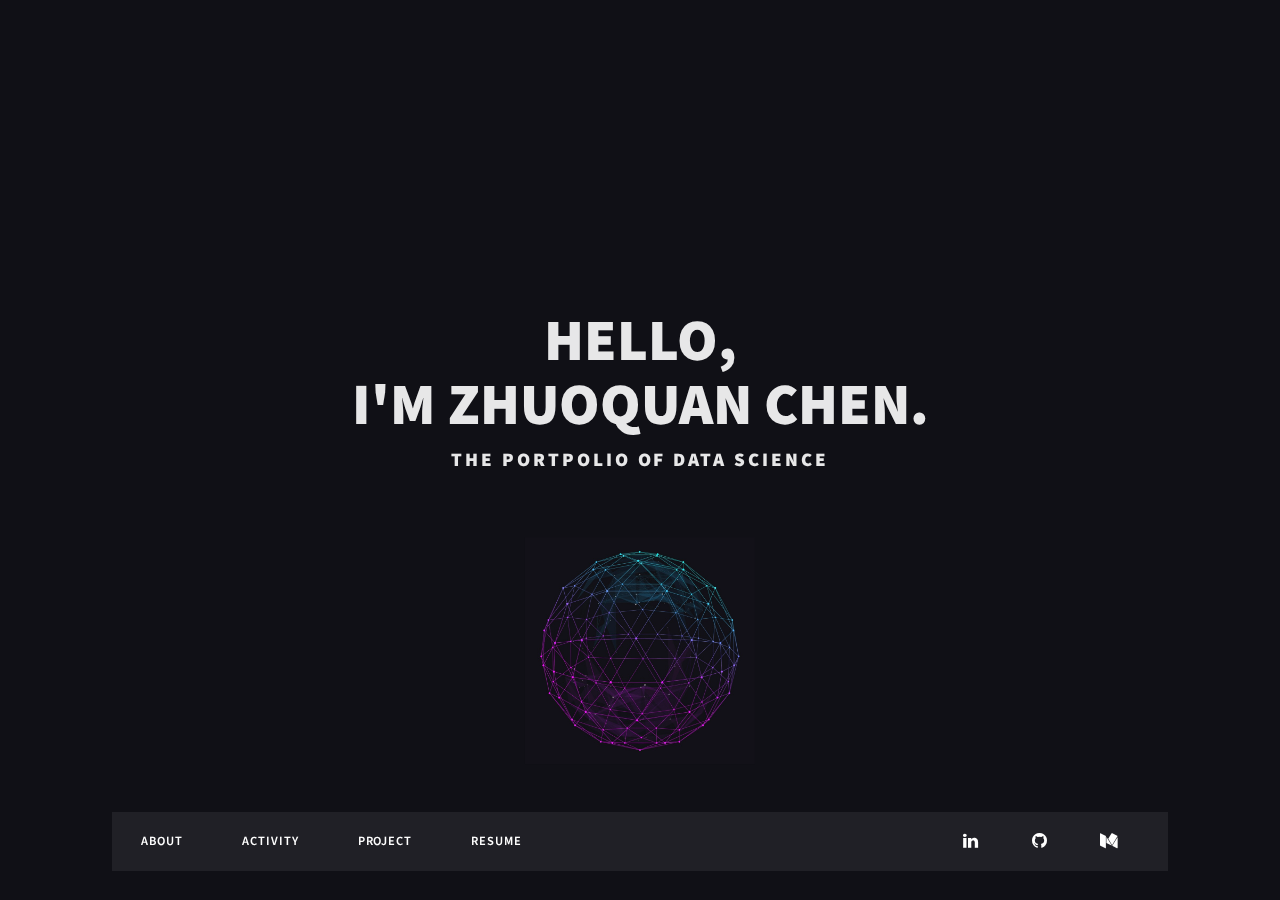
<file: index.html>
<!DOCTYPE HTML>

<html>
<head>
<title>Home</title>
<meta charset="utf-8" />
<meta name="viewport" content="width=device-width, initial-scale=1, user-scalable=no" />
<link rel="stylesheet" href="assets/css/main.css" />
<link rel="shortcut icon" href="favicon.ico">
<noscript><link rel="stylesheet" href="assets/css/noscript.css" /></noscript>
</head>
<body class="is-loading">

<!-- Wrapper -->
<div id="wrapper" class="fade-in">

	<!-- Intro -->
		<div id="intro">
			<h1>Hello, <br>I'm Zhuoquan Chen.</h1>
			<h3 style="margin-top: -1.5rem">The portpolio of Data Science</h3>
			<!-- <button><a href="about.html"><p style="margin-top: 0.025rem">Enter</p></a></button> -->
		</div>

	<!-- Image -->
		<div class="bg">
   			<img src="images/bg_3.jpg" alt="Image">
		</div>

	<!-- Nav -->
		<nav id="nav">
			<ul class="links">
				<!--<li class="active"><a href="index.html">Home</a></li>-->
				<li><a href="about.html">About</a></li>
				<li><a href="activity.html">Activity</a></li>
				<li><a href="project.html">Project</a></li>
				<li><a href="resume.html">Resume</a></li>
			</ul>
			<ul class="icons">
				<li><a href="https://www.linkedin.com/in/zhuoquanchen" class="icon fa-linkedin" target="_blank"><span class="label">LinkedIn</span></a></li>
				<li><a href="https://github.com/ZhuoquanChen/Data-Science-Projects" class="icon fa-github" target="_blank"><span class="label">GitHub</span></a></li>
				<li><a href="https://zhuoquan1223.medium.com" class="icon fa-medium" target="_blank"><span class="label">Medium</span></a></li>
			</ul>
		</nav>

</div>

<!-- Scripts -->
<script src="assets/js/jquery.min.js"></script>
<script src="assets/js/jquery.scrollex.min.js"></script>
<script src="assets/js/jquery.scrolly.min.js"></script>
<script src="assets/js/skel.min.js"></script>
<script src="assets/js/util.js"></script>
<script src="assets/js/main.js"></script>

</body>
</html>
</file>
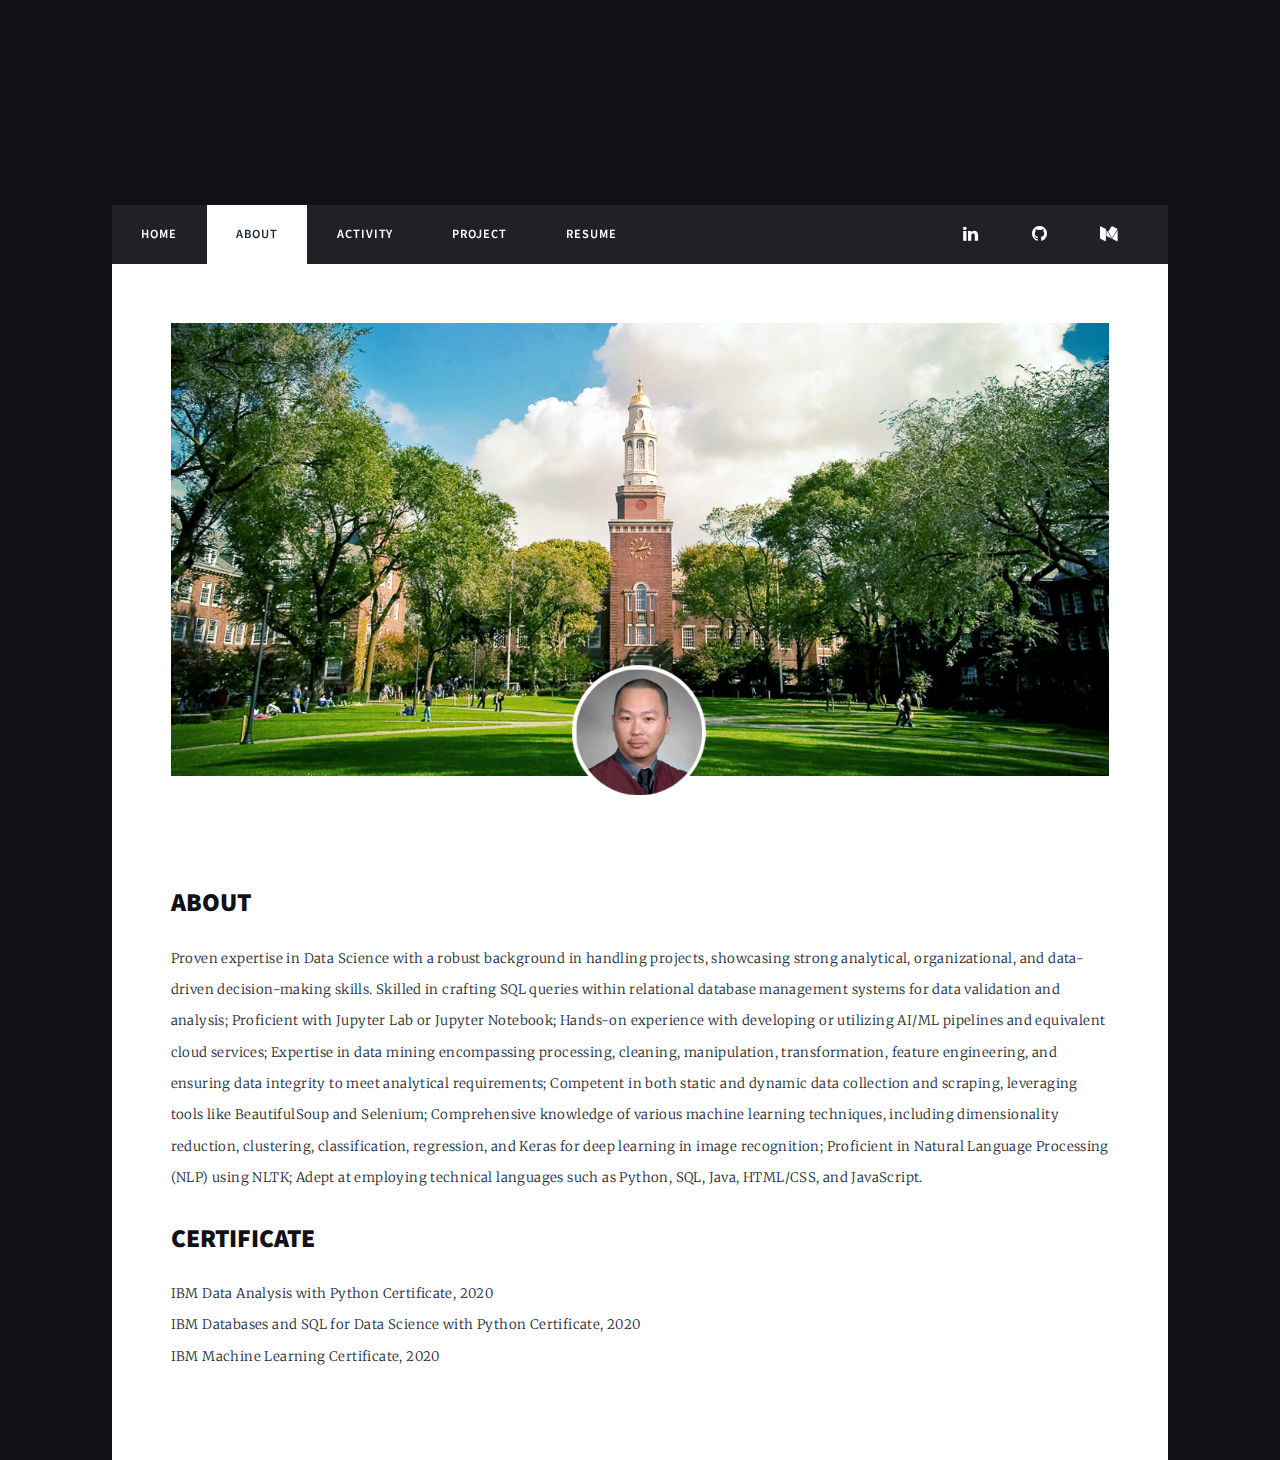
<file: about.html>
<!DOCTYPE HTML>

<html>
<head>
<title>Home</title>
<meta charset="utf-8" />
<meta name="viewport" content="width=device-width, initial-scale=1, user-scalable=no" />
<link rel="stylesheet" href="assets/css/main.css" />
<link rel="shortcut icon" href="favicon.ico">
<noscript><link rel="stylesheet" href="assets/css/noscript.css" /></noscript>
</head>
<body class="is-loading">

<!-- Wrapper -->
<div id="wrapper" class="fade-in">

	<!-- Header -->
		<header id="header">
			
		</header> 

	<!-- Nav -->
		<nav id="nav">
			<ul class="links">
				<li><a href="index.html">Home</a></li>
				<li class="active"><a href="about.html">About</a></li>
				<li><a href="activity.html">Activity</a></li>
				<li><a href="project.html">Project</a></li>
				<li><a href="resume.html">Resume</a></li>
			</ul>
			<ul class="icons">
				<li><a href="https://www.linkedin.com/in/zhuoquanchen" class="icon fa-linkedin" target="_blank"><span class="label">LinkedIn</span></a></li>
				<li><a href="https://github.com/ZhuoquanChen/Data-Science-Projects" class="icon fa-github" target="_blank"><span class="label">GitHub</span></a></li>
				<li><a href="https://zhuoquan1223.medium.com" class="icon fa-medium" target="_blank"><span class="label">Medium</span></a></li>
			</ul>
		</nav>

	<!-- Main -->
		<div id="main">

			<!-- Featured Post -->
				<article class="post featured">
					<a class="image main"><img src="images/BKC_02.png" alt="" /></a>
					<header class="major">
					</header>
					<h2 style="text-align: left;">About</h2>
					<p>Proven expertise in Data Science with a robust background in handling projects, showcasing strong analytical, organizational, and data-driven decision-making skills. Skilled in crafting SQL queries within relational database management systems for data validation and analysis; Proficient with Jupyter Lab or Jupyter Notebook; Hands-on experience with developing or utilizing AI/ML pipelines and equivalent cloud services; Expertise in data mining encompassing processing, cleaning, manipulation, transformation, feature engineering, and ensuring data integrity to meet analytical requirements; Competent in both static and dynamic data collection and scraping, leveraging tools like BeautifulSoup and Selenium; Comprehensive knowledge of various machine learning techniques, including dimensionality reduction, clustering, classification, regression, and Keras for deep learning in image recognition; Proficient in Natural Language Processing (NLP) using NLTK; Adept at employing technical languages such as Python, SQL, Java, HTML/CSS, and JavaScript.</p>

					<h2 style="text-align: left;">CERTIFICATE </h2>
					<p>IBM Data Analysis with Python Certificate, 2020 <br>
					   IBM Databases and SQL for Data Science with Python Certificate, 2020 <br>
					   IBM Machine Learning Certificate, 2020
 					</p>
					
				</article>
		</div>

	<!-- Footer -->
		<!--
		<footer id="footer">
			<section>
				<form method="post" action="#">
					<div class="field">
						<label for="name">Name</label>
						<input type="text" name="name" id="name" />
					</div>
					<div class="field">
						<label for="email">Email</label>
						<input type="text" name="email" id="email" />
					</div>
					<div class="field">
						<label for="message">Message</label>
						<textarea name="message" id="message" rows="3"></textarea>
					</div>
					<ul class="actions">
						<li><input type="submit" value="Send Message" /></li>
					</ul>
				</form>
			</section>
			<section class="split contact">
				<section class="alt">
					<h3>Address</h3>
					<p>1234 Somewhere Road #87257<br />
					Nashville, TN 00000-0000</p>
				</section>
				<section>
					<h3>Phone</h3>
					<p><a href="#">(000) 000-0000</a></p>
				</section>
				<section>
					<h3>Email</h3>
					<p><a href="#">info@untitled.tld</a></p>
				</section>
				<section>
					<h3>Social</h3>
					<ul class="icons alt">
						<li><a href="#" class="icon alt fa-twitter"><span class="label">Twitter</span></a></li>
						<li><a href="#" class="icon alt fa-facebook"><span class="label">Facebook</span></a></li>
						<li><a href="#" class="icon alt fa-instagram"><span class="label">Instagram</span></a></li>
						<li><a href="#" class="icon alt fa-github"><span class="label">GitHub</span></a></li>
					</ul>
				</section>
			</section>
		</footer>
		-->

	<!-- Copyright -->
		<!--
		<div id="copyright">
			<ul><li>Copyright &copy; 2019.Company name All rights reserved.<a target="_blank" href="http://sc.chinaz.com/moban/">&#x7F51;&#x9875;&#x6A21;&#x677F;</a></li></ul>
		</div>
		-->

</div>

<!-- Scripts -->
<script src="assets/js/jquery.min.js"></script>
<script src="assets/js/jquery.scrollex.min.js"></script>
<script src="assets/js/jquery.scrolly.min.js"></script>
<script src="assets/js/skel.min.js"></script>
<script src="assets/js/util.js"></script>
<script src="assets/js/main.js"></script>

</body>
</html>
</file>
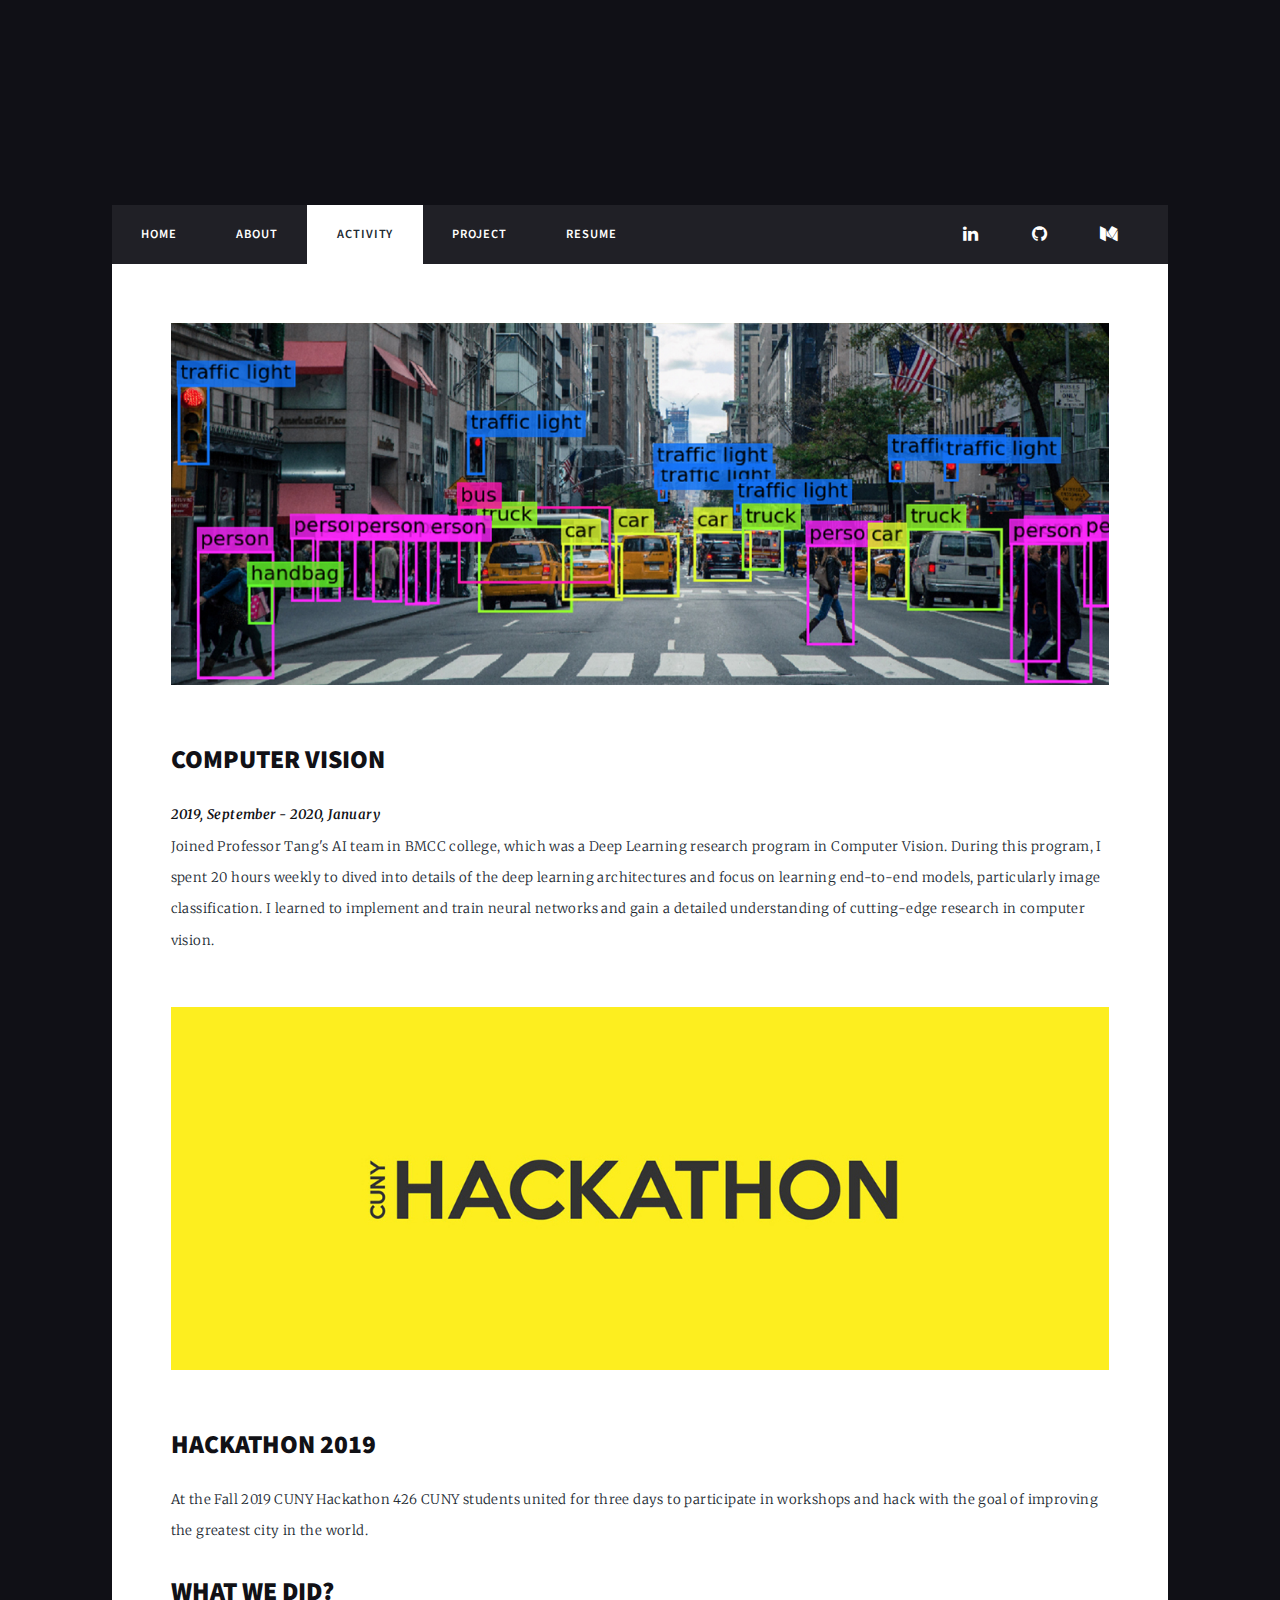
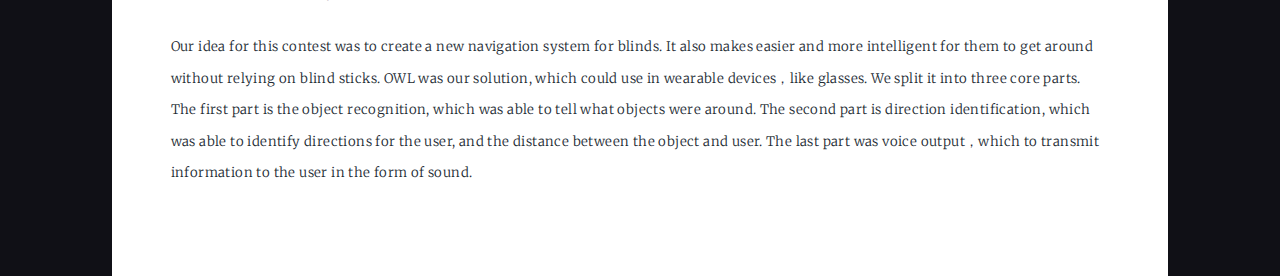
<file: activity.html>
<!DOCTYPE HTML>

<html>
<head>
<title></title>
<meta charset="utf-8" />
<meta name="viewport" content="width=device-width, initial-scale=1, user-scalable=no" />
<link rel="stylesheet" href="assets/css/main.css" />
<noscript><link rel="stylesheet" href="assets/css/noscript.css" /></noscript>
</head>
<body class="is-loading">

<!-- Wrapper -->
<div id="wrapper">

	<!-- Header -->
		<header id="header">

		</header>

	<!-- Nav -->
		<nav id="nav">
			<ul class="links">
				<li><a href="index.html">Home</a></li>
				<li><a href="about.html">About</a></li>
				<li class="active"><a href="activity.html">Activity</a></li>
				<li><a href="project.html">Project</a></li>
				<li><a href="resume.html">Resume</a></li>
			</ul>
			<ul class="icons">
				<li><a href="https://www.linkedin.com/in/zhuoquanchen" class="icon fa-linkedin" target="_blank"><span class="label">LinkedIn</span></a></li>
				<li><a href="https://github.com/ZhuoquanChen/Data-Science-Projects" class="icon fa-github" target="_blank"><span class="label">GitHub</span></a></li>
				<li><a href="https://zhuoquan1223.medium.com" class="icon fa-medium" target="_blank"><span class="label">Medium</span></a></li>
			</ul>
		</nav>

	<!-- Main -->
		<div id="main">

			<!-- Post -->
				<section class="post">
					<header class="major">
						<div class="image main"><img src="images/cv.jpg" alt="" /></div>
					</header>

					<h2>Computer Vision</h2>
					<p style="padding-bottom: 3.5rem"><i><b>2019, September - 2020, January</b></i><br>
					Joined Professor Tang's AI team in BMCC college, which was a Deep Learning research program in Computer Vision. During this program, I spent 20 hours weekly to dived into details of the deep learning architectures and focus on learning end-to-end models, particularly image classification. I learned to implement and train neural networks and gain a detailed understanding of cutting-edge research in computer vision.
					</p>

					<header class="major">
						<div class="image main"><img src="images/hackathon.jpg" alt="" /></div>
					</header>

					<h2>HACKATHON 2019</h2>
					<p>At the Fall 2019 CUNY Hackathon 426 CUNY students united for three days to participate in workshops and hack with the goal of improving the greatest city in the world.</p>

					<h2>What we did?</h2>
					<p>Our idea for this contest was to create a new navigation system for blinds. It also makes easier and more intelligent for them to get around without relying on blind sticks. OWL was our solution, which could use in wearable devices，like glasses. We split it into three core parts. The first part is the object recognition, which was able to tell what objects were around. The second part is direction identification, which was able to identify directions for the user, and the distance between the object and user. The last part was voice output，which to transmit information to the user in the form of sound.</p>
				</section>

		</div>

	<!-- Footer -->
		<!--
		<footer id="footer">
			<section>
				<form method="post" action="#">
					<div class="field">
						<label for="name">Name</label>
						<input type="text" name="name" id="name" />
					</div>
					<div class="field">
						<label for="email">Email</label>
						<input type="text" name="email" id="email" />
					</div>
					<div class="field">
						<label for="message">Message</label>
						<textarea name="message" id="message" rows="3"></textarea>
					</div>
					<ul class="actions">
						<li><input type="submit" value="Send Message" /></li>
					</ul>
				</form>
			</section>
			<section class="split contact">
				<section class="alt">
					<h3>Address</h3>
					<p>1234 Somewhere Road #87257<br />
					Nashville, TN 00000-0000</p>
				</section>
				<section>
					<h3>Phone</h3>
					<p><a href="#">(000) 000-0000</a></p>
				</section>
				<section>
					<h3>Email</h3>
					<p><a href="#">info@untitled.tld</a></p>
				</section>
				<section>
					<h3>Social</h3>
					<ul class="icons alt">
						<li><a href="#" class="icon alt fa-twitter"><span class="label">Twitter</span></a></li>
						<li><a href="#" class="icon alt fa-facebook"><span class="label">Facebook</span></a></li>
						<li><a href="#" class="icon alt fa-instagram"><span class="label">Instagram</span></a></li>
						<li><a href="#" class="icon alt fa-github"><span class="label">GitHub</span></a></li>
					</ul>
				</section>
			</section>
		</footer>
		-->

	<!-- Copyright -->
	    <!--
		<div id="copyright">
			<ul><li>Copyright &copy; 2019.Company name All rights reserved.<a target="_blank" href="http://sc.chinaz.com/moban/">&#x7F51;&#x9875;&#x6A21;&#x677F;</a></li></ul>
		</div>
	    -->

</div>

<!-- Scripts -->
<script src="assets/js/jquery.min.js"></script>
<script src="assets/js/jquery.scrollex.min.js"></script>
<script src="assets/js/jquery.scrolly.min.js"></script>
<script src="assets/js/skel.min.js"></script>
<script src="assets/js/util.js"></script>
<script src="assets/js/main.js"></script>

</body>
</html>
</file>
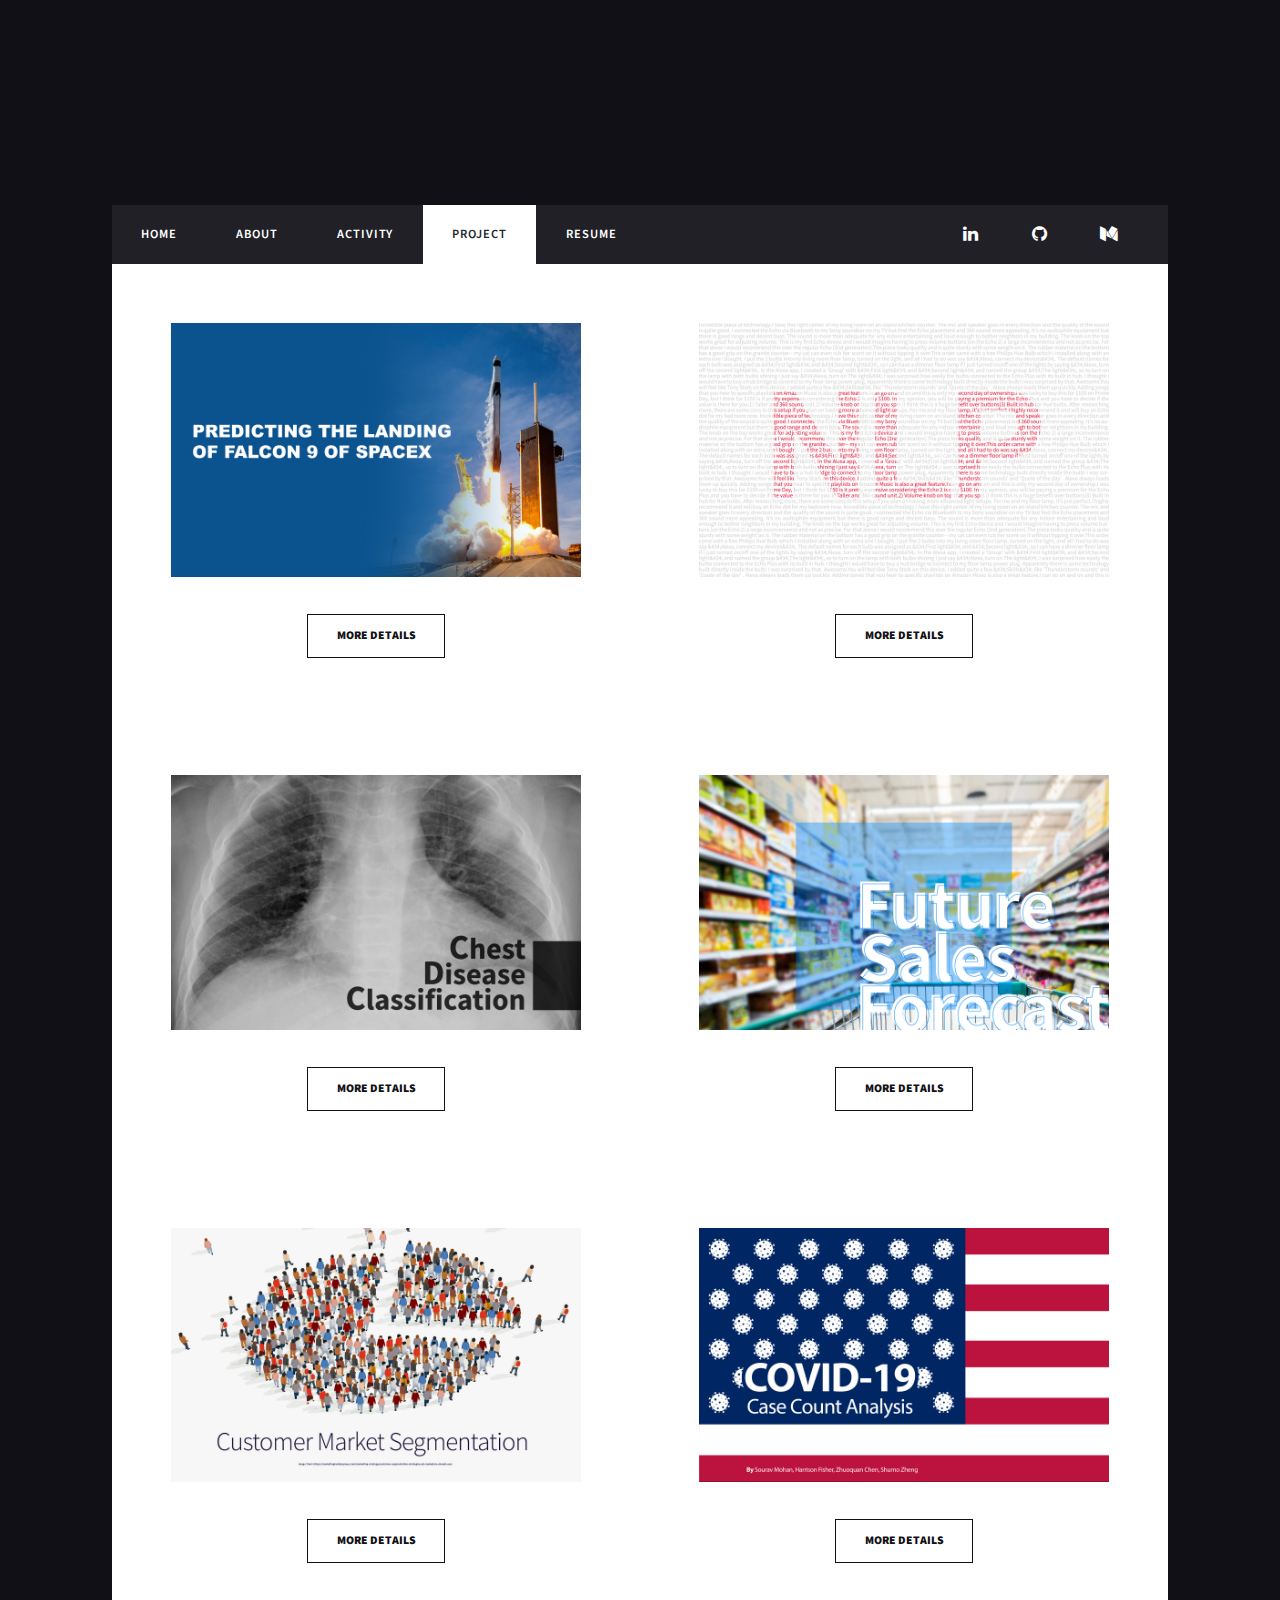
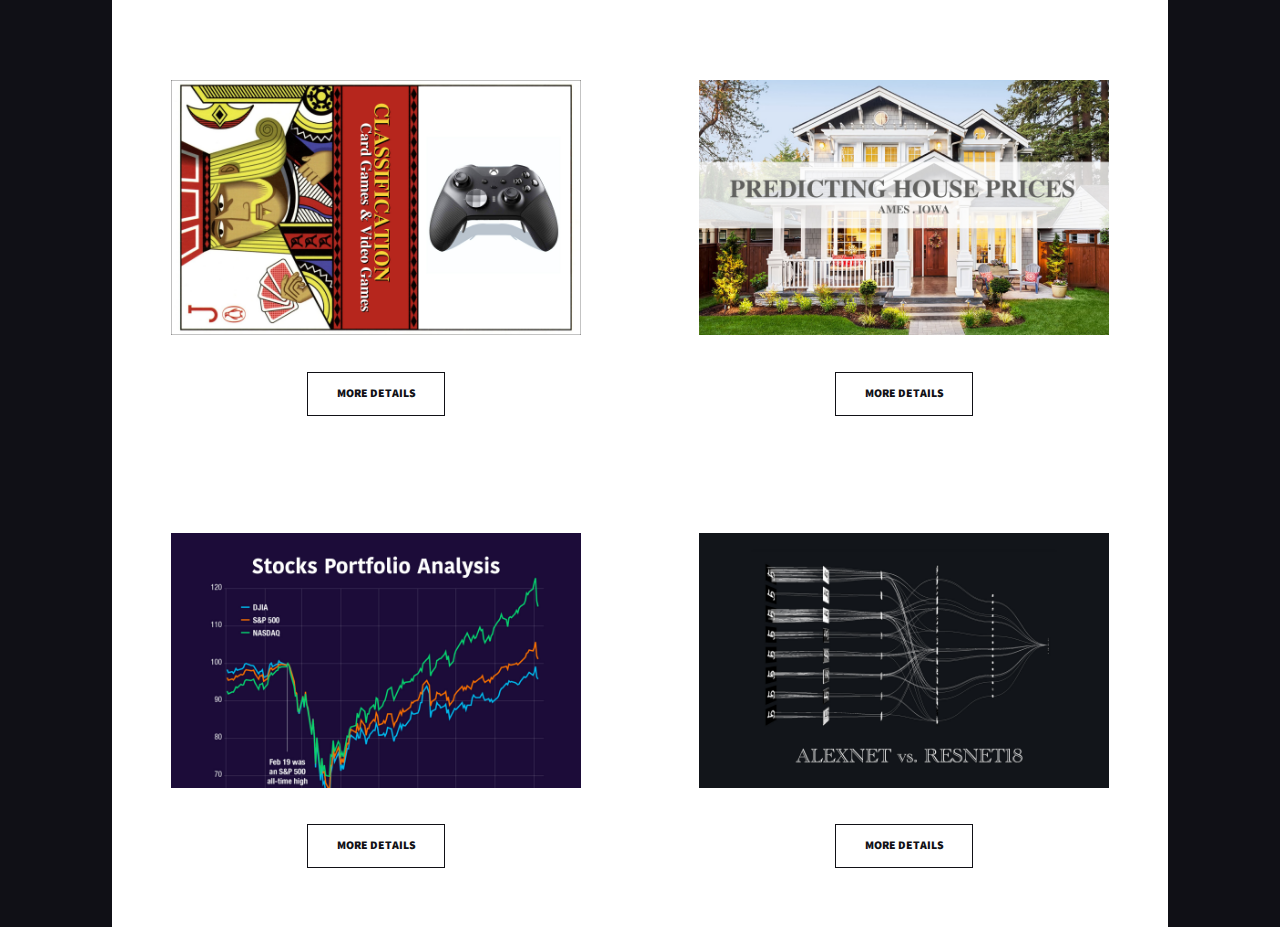
<file: project.html>
<!DOCTYPE HTML>

<html>
<head>
<title></title>
<meta charset="utf-8" />
<meta name="viewport" content="width=device-width, initial-scale=1, user-scalable=no" />
<link rel="stylesheet" href="assets/css/main.css" />
<noscript><link rel="stylesheet" href="assets/css/noscript.css" /></noscript>
</head>
<body class="is-loading">

<!-- Wrapper -->
<div id="wrapper">

	<!-- Header -->
		<header id="header">
			
		</header>

	<!-- Nav -->
		<nav id="nav">
			<ul class="links">
				<li><a href="index.html">Home</a></li>
				<li><a href="about.html">About</a></li>
				<li><a href="activity.html">Activity</a></li>
				<li class="active"><a href="project.html">Project</a></li>
				<li><a href="resume.html">Resume</a></li>
			</ul>
			<ul class="icons" >
				<li ><a href="https://www.linkedin.com/in/zhuoquanchen" class="icon fa-linkedin" target="_blank"><span class="label" >LinkedIn</span></a></li>
				<li><a href="https://github.com/ZhuoquanChen/Data-Science-Projects" class="icon fa-github" target="_blank"><span class="label">GitHub</span></a></li>
				<li><a href="https://zhuoquan1223.medium.com" class="icon fa-medium" target="_blank"><span class="label">Medium</span></a></li>
			</ul>
		</nav>

	<!-- Main -->
		<div id="main">

			<!-- Posts -->
				<section class="posts">

					<article>
						<a class="image fit"><img src="images/spacex.jpg" alt="" /></a>
						<ul class="actions">
							<li><a target="_blank" href="https://github.com/ZhuoquanChen/SpaceX_Project" class="button">More Details</a></li>
						</ul>
					</article>

					<article>
						<a class="image fit"><img src="images/NLP.jpg" alt="" /></a>
						<ul class="actions">
							<li><a target="_blank" href="https://github.com/ZhuoquanChen/Data-Science-Projects/tree/main/Setiment_Analysis_NLP" class="button">More Details</a></li>
						</ul>
					</article>

					<article>
						<a class="image fit"><img src="images/chest.jpg" alt="" /></a>
						<ul class="actions">
							<li><a target="_blank" href="https://github.com/ZhuoquanChen/Data-Science-Projects/tree/main/Chest_Disease_Classification" class="button">More Details</a></li>
						</ul>
					</article>

					<article>
						<a class="image fit"><img src="images/sales_forecast.jpg" alt="" /></a>
						<ul class="actions">
							<li><a target="_blank" href="https://github.com/ZhuoquanChen/Data-Science-Projects/tree/main/Future_Sales_Prediction" class="button">More Details</a></li>
						</ul>
					</article>

					<article>
						<a class="image fit"><img src="images/segmentation.jpg" alt="" /></a>
						<ul class="actions">
							<li><a target="_blank" href="https://github.com/ZhuoquanChen/Data-Science-Projects/tree/main/Customer_Market_Segmentation" class="button">More Details</a></li>
						</ul>
					</article>

					<article>
						<!--
						<header>
							<h2>SCOVID-19 Cases Count Analysis</h2>
						</header>
						-->
						<a class="image fit"><img src="images/covid-19.png" alt="" /></a>
						<ul class="actions">
							<li><a target="_blank" href="https://github.com/ZhuoquanChen/Data-Science-Projects/tree/main/Covid-19_Case_Count_Analysis" class="button">More Details</a></li>
						</ul>
					</article>

					<article>
						<!--
						<header>
							<h2>Card Games & Video Games Classification</h2>
						</header>
						-->
						<a class="image fit"><img src="images/game.jpg" alt="" /></a>
						<ul class="actions">
							<li><a target="_blank" href="https://github.com/ZhuoquanChen/Data-Science-Projects/tree/main/Games_Classification" class="button">More Details</a></li>
						</ul>
					</article>

					<article>
						<!--
						<header>
							<h2>Predicting House Prices in Ames, Iowa</h2>
						</header>
						-->
						<a class="image fit"><img src="images/ames.jpg" alt="" /></a>
						<ul class="actions">
							<li><a target="_blank" href="https://github.com/ZhuoquanChen/Data-Science-Projects/tree/main/Predicting_House_Prices" class="button">More Details</a></li>
						</ul>
					</article>

					<article>
						<a class="image fit"><img src="images/portfolio.jpg" alt="" /></a>
						<ul class="actions">
							<li><a target="_blank" href="https://github.com/ZhuoquanChen/Data-Science-Projects/tree/main/Stocks_Portfolio_Analysis" class="button">More Details</a></li>
						</ul>
					</article>

					<article>
						<!--
						<header>
							<h2>AlexNet vs. ResNet18<br />'Model'</h2>
						</header>
						-->
						<a class="image fit"><img src="images/conet.png" alt="" /></a>
						<ul class="actions">
							<li><a target="_blank" href="AlexNet VS. ResNet.pdf" class="button">More Details</a></li>
						</ul>
					</article>

					<!--
					<article>
						<header>
							<h2>Stocks Analysis & Forecasting</h2>
						</header>
						<a class="image fit"><img src="images/stock.jpg" alt="" /></a>
						<ul class="actions">
							<li><a target="_blank" href="https://github.com/ZhuoquanChen/Data-Science-Projects/tree/main/Stock_Prices_Prediction" class="button">More Details</a></li>
						</ul>
					</article>
					-->

					<!--
					<article>
						<header>
							<h2>Films Box Office Prediction</h2>
						</header>
						
						<a class="image fit"><img src="images/film.jpg" alt="" /></a>
						<ul class="actions">
							<li><a target="_blank" href="https://github.com/ZhuoquanChen/Data-Science-Projects/tree/main/Movies_Box_Office_Prediction" class="button">More Details</a></li>
						</ul>
					</article>
					-->

					<!--
					<article>
						<header>
							<h2>Images Classification</h2>
						</header>
						
						<a class="image fit"><img src="images/classification.jpg" alt="" /></a>
						<ul class="actions">
							<li><a target="_blank" href="nn.htm" class="button">More Details</a></li>
						</ul>
					</article>
					-->

					<!--
					<article>
						<header>
							<h2>Roomba</h2>
						</header>
						
						<a class="image fit"><img src="images/roomba.jpg" alt="" /></a>
						<ul class="actions">
							<li><a target="_blank" href="roomba.htm" class="button">More Details</a></li>
						</ul>
					</article>
					-->

					<!--
					<article>
						<header>
							<h2>Artist</h2>
						</header>
						<a class="image fit"><img src="images/artist.jpg" alt="" /></a>
						<ul class="actions">
							<li><a target="_blank" href="artist.htm" class="button">More Details</a></li>
						</ul>
					</article>
					-->

				</section>

			<!-- Footer -->
				<!--
				<footer>
					<div class="pagination">
						<!--<a href="#" class="previous">Prev</a>-->
						<!--
						<a href="#" class="page active">1</a>
						<a href="#" class="page">2</a>
						<a href="#" class="page">3</a>
						<span class="extra">&hellip;</span>
						<a href="#" class="page">8</a>
						<a href="#" class="page">9</a>
						<a href="#" class="page">10</a>
						<a href="#" class="next">Next</a>
					</div>
				</footer>
				-->

		</div>

</div>

<!-- Scripts -->
<script src="assets/js/jquery.min.js"></script>
<script src="assets/js/jquery.scrollex.min.js"></script>
<script src="assets/js/jquery.scrolly.min.js"></script>
<script src="assets/js/skel.min.js"></script>
<script src="assets/js/util.js"></script>
<script src="assets/js/main.js"></script>

</body>
</html>
</file>
<file: assets/css/main.css>
@import url(font-awesome.min.css);
@import url("https://fonts.googleapis.com/css?family=Merriweather:300,700,300italic,700italic|Source+Sans+Pro:900");

/* Reset */

	html, body, div, span, applet, object, iframe, h1, h2, h3, h4, h5, h6, p, blockquote, pre, a, abbr, acronym, address, big, cite, code, del, dfn, em, img, ins, kbd, q, s, samp, small, strike, strong, sub, sup, tt, var, b, u, i, center, dl, dt, dd, ol, ul, li, fieldset, form, label, legend, table, caption, tbody, tfoot, thead, tr, th, td, article, aside, canvas, details, embed, figure, figcaption, footer, header, hgroup, menu, nav, output, ruby, section, summary, time, mark, audio, video {
		margin: 0;
		padding: 0;
		border: 0;
		font-size: 100%;
		font: inherit;
		vertical-align: baseline;
	}

	article, aside, details, figcaption, figure, footer, header, hgroup, menu, nav, section {
		display: block;
	}

	body {
		line-height: 1;
	}

	ol, ul {
		list-style: none;
	}

	blockquote, q {
		quotes: none;
	}

	blockquote:before, blockquote:after, q:before, q:after {
		content: '';
		content: none;
	}

	table {
		border-collapse: collapse;
		border-spacing: 0;
	}

	body {
		-webkit-text-size-adjust: none;
	}

.tlinks{text-indent:-9999px;height:0;line-height:0;font-size:0;overflow:hidden;}
/* Box Model */

	*, *:before, *:after {
		-moz-box-sizing: border-box;
		-webkit-box-sizing: border-box;
		box-sizing: border-box;
	}

/* Grid */

	.row {
		border-bottom: solid 1px transparent;
		-moz-box-sizing: border-box;
		-webkit-box-sizing: border-box;
		box-sizing: border-box;
	}

	.row > * {
		float: left;
		-moz-box-sizing: border-box;
		-webkit-box-sizing: border-box;
		box-sizing: border-box;
	}

	.row:after, .row:before {
		content: '';
		display: block;
		clear: both;
		height: 0;
	}

	.row.uniform > * > :first-child {
		margin-top: 0;
	}

	.row.uniform > * > :last-child {
		margin-bottom: 0;
	}

	.row.\30 \25 > * {
		padding: 0 0 0 0rem;
	}

	.row.\30 \25 {
		margin: 0 0 -1px 0rem;
	}

	.row.uniform.\30 \25 > * {
		padding: 0rem 0 0 0rem;
	}

	.row.uniform.\30 \25 {
		margin: 0rem 0 -1px 0rem;
	}

	.row > * {
		padding: 0 0 0 1.5rem;
	}

	.row {
		margin: 0 0 -1px -1.5rem;
	}

	.row.uniform > * {
		padding: 1.5rem 0 0 1.5rem;
	}

	.row.uniform {
		margin: -1.5rem 0 -1px -1.5rem;
	}

	.row.\32 00\25 > * {
		padding: 0 0 0 3rem;
	}

	.row.\32 00\25 {
		margin: 0 0 -1px -3rem;
	}

	.row.uniform.\32 00\25 > * {
		padding: 3rem 0 0 3rem;
	}

	.row.uniform.\32 00\25 {
		margin: -3rem 0 -1px -3rem;
	}

	.row.\31 50\25 > * {
		padding: 0 0 0 2.25rem;
	}

	.row.\31 50\25 {
		margin: 0 0 -1px -2.25rem;
	}

	.row.uniform.\31 50\25 > * {
		padding: 2.25rem 0 0 2.25rem;
	}

	.row.uniform.\31 50\25 {
		margin: -2.25rem 0 -1px -2.25rem;
	}

	.row.\35 0\25 > * {
		padding: 0 0 0 0.75rem;
	}

	.row.\35 0\25 {
		margin: 0 0 -1px -0.75rem;
	}

	.row.uniform.\35 0\25 > * {
		padding: 0.75rem 0 0 0.75rem;
	}

	.row.uniform.\35 0\25 {
		margin: -0.75rem 0 -1px -0.75rem;
	}

	.row.\32 5\25 > * {
		padding: 0 0 0 0.375rem;
	}

	.row.\32 5\25 {
		margin: 0 0 -1px -0.375rem;
	}

	.row.uniform.\32 5\25 > * {
		padding: 0.375rem 0 0 0.375rem;
	}

	.row.uniform.\32 5\25 {
		margin: -0.375rem 0 -1px -0.375rem;
	}

	.\31 2u, .\31 2u\24 {
		width: 100%;
		clear: none;
		margin-left: 0;
	}

	.\31 1u, .\31 1u\24 {
		width: 91.6666666667%;
		clear: none;
		margin-left: 0;
	}

	.\31 0u, .\31 0u\24 {
		width: 83.3333333333%;
		clear: none;
		margin-left: 0;
	}

	.\39 u, .\39 u\24 {
		width: 75%;
		clear: none;
		margin-left: 0;
	}

	.\38 u, .\38 u\24 {
		width: 66.6666666667%;
		clear: none;
		margin-left: 0;
	}

	.\37 u, .\37 u\24 {
		width: 58.3333333333%;
		clear: none;
		margin-left: 0;
	}

	.\36 u, .\36 u\24 {
		width: 50%;
		clear: none;
		margin-left: 0;
	}

	.\35 u, .\35 u\24 {
		width: 41.6666666667%;
		clear: none;
		margin-left: 0;
	}

	.\34 u, .\34 u\24 {
		width: 33.3333333333%;
		clear: none;
		margin-left: 0;
	}

	.\33 u, .\33 u\24 {
		width: 25%;
		clear: none;
		margin-left: 0;
	}

	.\32 u, .\32 u\24 {
		width: 16.6666666667%;
		clear: none;
		margin-left: 0;
	}

	.\31 u, .\31 u\24 {
		width: 8.3333333333%;
		clear: none;
		margin-left: 0;
	}

	.\31 2u\24 + *,
	.\31 1u\24 + *,
	.\31 0u\24 + *,
	.\39 u\24 + *,
	.\38 u\24 + *,
	.\37 u\24 + *,
	.\36 u\24 + *,
	.\35 u\24 + *,
	.\34 u\24 + *,
	.\33 u\24 + *,
	.\32 u\24 + *,
	.\31 u\24 + * {
		clear: left;
	}

	.\-11u {
		margin-left: 91.66667%;
	}

	.\-10u {
		margin-left: 83.33333%;
	}

	.\-9u {
		margin-left: 75%;
	}

	.\-8u {
		margin-left: 66.66667%;
	}

	.\-7u {
		margin-left: 58.33333%;
	}

	.\-6u {
		margin-left: 50%;
	}

	.\-5u {
		margin-left: 41.66667%;
	}

	.\-4u {
		margin-left: 33.33333%;
	}

	.\-3u {
		margin-left: 25%;
	}

	.\-2u {
		margin-left: 16.66667%;
	}

	.\-1u {
		margin-left: 8.33333%;
	}

	@media screen and (max-width: 1680px) {

		.row > * {
			padding: 0 0 0 1.5rem;
		}

		.row {
			margin: 0 0 -1px -1.5rem;
		}

		.row.uniform > * {
			padding: 1.5rem 0 0 1.5rem;
		}

		.row.uniform {
			margin: -1.5rem 0 -1px -1.5rem;
		}

		.row.\32 00\25 > * {
			padding: 0 0 0 3rem;
		}

		.row.\32 00\25 {
			margin: 0 0 -1px -3rem;
		}

		.row.uniform.\32 00\25 > * {
			padding: 3rem 0 0 3rem;
		}

		.row.uniform.\32 00\25 {
			margin: -3rem 0 -1px -3rem;
		}

		.row.\31 50\25 > * {
			padding: 0 0 0 2.25rem;
		}

		.row.\31 50\25 {
			margin: 0 0 -1px -2.25rem;
		}

		.row.uniform.\31 50\25 > * {
			padding: 2.25rem 0 0 2.25rem;
		}

		.row.uniform.\31 50\25 {
			margin: -2.25rem 0 -1px -2.25rem;
		}

		.row.\35 0\25 > * {
			padding: 0 0 0 0.75rem;
		}

		.row.\35 0\25 {
			margin: 0 0 -1px -0.75rem;
		}

		.row.uniform.\35 0\25 > * {
			padding: 0.75rem 0 0 0.75rem;
		}

		.row.uniform.\35 0\25 {
			margin: -0.75rem 0 -1px -0.75rem;
		}

		.row.\32 5\25 > * {
			padding: 0 0 0 0.375rem;
		}

		.row.\32 5\25 {
			margin: 0 0 -1px -0.375rem;
		}

		.row.uniform.\32 5\25 > * {
			padding: 0.375rem 0 0 0.375rem;
		}

		.row.uniform.\32 5\25 {
			margin: -0.375rem 0 -1px -0.375rem;
		}

		.\31 2u\28xlarge\29, .\31 2u\24\28xlarge\29 {
			width: 100%;
			clear: none;
			margin-left: 0;
		}

		.\31 1u\28xlarge\29, .\31 1u\24\28xlarge\29 {
			width: 91.6666666667%;
			clear: none;
			margin-left: 0;
		}

		.\31 0u\28xlarge\29, .\31 0u\24\28xlarge\29 {
			width: 83.3333333333%;
			clear: none;
			margin-left: 0;
		}

		.\39 u\28xlarge\29, .\39 u\24\28xlarge\29 {
			width: 75%;
			clear: none;
			margin-left: 0;
		}

		.\38 u\28xlarge\29, .\38 u\24\28xlarge\29 {
			width: 66.6666666667%;
			clear: none;
			margin-left: 0;
		}

		.\37 u\28xlarge\29, .\37 u\24\28xlarge\29 {
			width: 58.3333333333%;
			clear: none;
			margin-left: 0;
		}

		.\36 u\28xlarge\29, .\36 u\24\28xlarge\29 {
			width: 50%;
			clear: none;
			margin-left: 0;
		}

		.\35 u\28xlarge\29, .\35 u\24\28xlarge\29 {
			width: 41.6666666667%;
			clear: none;
			margin-left: 0;
		}

		.\34 u\28xlarge\29, .\34 u\24\28xlarge\29 {
			width: 33.3333333333%;
			clear: none;
			margin-left: 0;
		}

		.\33 u\28xlarge\29, .\33 u\24\28xlarge\29 {
			width: 25%;
			clear: none;
			margin-left: 0;
		}

		.\32 u\28xlarge\29, .\32 u\24\28xlarge\29 {
			width: 16.6666666667%;
			clear: none;
			margin-left: 0;
		}

		.\31 u\28xlarge\29, .\31 u\24\28xlarge\29 {
			width: 8.3333333333%;
			clear: none;
			margin-left: 0;
		}

		.\31 2u\24\28xlarge\29 + *,
		.\31 1u\24\28xlarge\29 + *,
		.\31 0u\24\28xlarge\29 + *,
		.\39 u\24\28xlarge\29 + *,
		.\38 u\24\28xlarge\29 + *,
		.\37 u\24\28xlarge\29 + *,
		.\36 u\24\28xlarge\29 + *,
		.\35 u\24\28xlarge\29 + *,
		.\34 u\24\28xlarge\29 + *,
		.\33 u\24\28xlarge\29 + *,
		.\32 u\24\28xlarge\29 + *,
		.\31 u\24\28xlarge\29 + * {
			clear: left;
		}

		.\-11u\28xlarge\29 {
			margin-left: 91.66667%;
		}

		.\-10u\28xlarge\29 {
			margin-left: 83.33333%;
		}

		.\-9u\28xlarge\29 {
			margin-left: 75%;
		}

		.\-8u\28xlarge\29 {
			margin-left: 66.66667%;
		}

		.\-7u\28xlarge\29 {
			margin-left: 58.33333%;
		}

		.\-6u\28xlarge\29 {
			margin-left: 50%;
		}

		.\-5u\28xlarge\29 {
			margin-left: 41.66667%;
		}

		.\-4u\28xlarge\29 {
			margin-left: 33.33333%;
		}

		.\-3u\28xlarge\29 {
			margin-left: 25%;
		}

		.\-2u\28xlarge\29 {
			margin-left: 16.66667%;
		}

		.\-1u\28xlarge\29 {
			margin-left: 8.33333%;
		}

	}

	@media screen and (max-width: 1280px) {

		.row > * {
			padding: 0 0 0 1.5rem;
		}

		.row {
			margin: 0 0 -1px -1.5rem;
		}

		.row.uniform > * {
			padding: 1.5rem 0 0 1.5rem;
		}

		.row.uniform {
			margin: -1.5rem 0 -1px -1.5rem;
		}

		.row.\32 00\25 > * {
			padding: 0 0 0 3rem;
		}

		.row.\32 00\25 {
			margin: 0 0 -1px -3rem;
		}

		.row.uniform.\32 00\25 > * {
			padding: 3rem 0 0 3rem;
		}

		.row.uniform.\32 00\25 {
			margin: -3rem 0 -1px -3rem;
		}

		.row.\31 50\25 > * {
			padding: 0 0 0 2.25rem;
		}

		.row.\31 50\25 {
			margin: 0 0 -1px -2.25rem;
		}

		.row.uniform.\31 50\25 > * {
			padding: 2.25rem 0 0 2.25rem;
		}

		.row.uniform.\31 50\25 {
			margin: -2.25rem 0 -1px -2.25rem;
		}

		.row.\35 0\25 > * {
			padding: 0 0 0 0.75rem;
		}

		.row.\35 0\25 {
			margin: 0 0 -1px -0.75rem;
		}

		.row.uniform.\35 0\25 > * {
			padding: 0.75rem 0 0 0.75rem;
		}

		.row.uniform.\35 0\25 {
			margin: -0.75rem 0 -1px -0.75rem;
		}

		.row.\32 5\25 > * {
			padding: 0 0 0 0.375rem;
		}

		.row.\32 5\25 {
			margin: 0 0 -1px -0.375rem;
		}

		.row.uniform.\32 5\25 > * {
			padding: 0.375rem 0 0 0.375rem;
		}

		.row.uniform.\32 5\25 {
			margin: -0.375rem 0 -1px -0.375rem;
		}

		.\31 2u\28large\29, .\31 2u\24\28large\29 {
			width: 100%;
			clear: none;
			margin-left: 0;
		}

		.\31 1u\28large\29, .\31 1u\24\28large\29 {
			width: 91.6666666667%;
			clear: none;
			margin-left: 0;
		}

		.\31 0u\28large\29, .\31 0u\24\28large\29 {
			width: 83.3333333333%;
			clear: none;
			margin-left: 0;
		}

		.\39 u\28large\29, .\39 u\24\28large\29 {
			width: 75%;
			clear: none;
			margin-left: 0;
		}

		.\38 u\28large\29, .\38 u\24\28large\29 {
			width: 66.6666666667%;
			clear: none;
			margin-left: 0;
		}

		.\37 u\28large\29, .\37 u\24\28large\29 {
			width: 58.3333333333%;
			clear: none;
			margin-left: 0;
		}

		.\36 u\28large\29, .\36 u\24\28large\29 {
			width: 50%;
			clear: none;
			margin-left: 0;
		}

		.\35 u\28large\29, .\35 u\24\28large\29 {
			width: 41.6666666667%;
			clear: none;
			margin-left: 0;
		}

		.\34 u\28large\29, .\34 u\24\28large\29 {
			width: 33.3333333333%;
			clear: none;
			margin-left: 0;
		}

		.\33 u\28large\29, .\33 u\24\28large\29 {
			width: 25%;
			clear: none;
			margin-left: 0;
		}

		.\32 u\28large\29, .\32 u\24\28large\29 {
			width: 16.6666666667%;
			clear: none;
			margin-left: 0;
		}

		.\31 u\28large\29, .\31 u\24\28large\29 {
			width: 8.3333333333%;
			clear: none;
			margin-left: 0;
		}

		.\31 2u\24\28large\29 + *,
		.\31 1u\24\28large\29 + *,
		.\31 0u\24\28large\29 + *,
		.\39 u\24\28large\29 + *,
		.\38 u\24\28large\29 + *,
		.\37 u\24\28large\29 + *,
		.\36 u\24\28large\29 + *,
		.\35 u\24\28large\29 + *,
		.\34 u\24\28large\29 + *,
		.\33 u\24\28large\29 + *,
		.\32 u\24\28large\29 + *,
		.\31 u\24\28large\29 + * {
			clear: left;
		}

		.\-11u\28large\29 {
			margin-left: 91.66667%;
		}

		.\-10u\28large\29 {
			margin-left: 83.33333%;
		}

		.\-9u\28large\29 {
			margin-left: 75%;
		}

		.\-8u\28large\29 {
			margin-left: 66.66667%;
		}

		.\-7u\28large\29 {
			margin-left: 58.33333%;
		}

		.\-6u\28large\29 {
			margin-left: 50%;
		}

		.\-5u\28large\29 {
			margin-left: 41.66667%;
		}

		.\-4u\28large\29 {
			margin-left: 33.33333%;
		}

		.\-3u\28large\29 {
			margin-left: 25%;
		}

		.\-2u\28large\29 {
			margin-left: 16.66667%;
		}

		.\-1u\28large\29 {
			margin-left: 8.33333%;
		}

	}

	@media screen and (max-width: 980px) {

		.row > * {
			padding: 0 0 0 1.5rem;
		}

		.row {
			margin: 0 0 -1px -1.5rem;
		}

		.row.uniform > * {
			padding: 1.5rem 0 0 1.5rem;
		}

		.row.uniform {
			margin: -1.5rem 0 -1px -1.5rem;
		}

		.row.\32 00\25 > * {
			padding: 0 0 0 3rem;
		}

		.row.\32 00\25 {
			margin: 0 0 -1px -3rem;
		}

		.row.uniform.\32 00\25 > * {
			padding: 3rem 0 0 3rem;
		}

		.row.uniform.\32 00\25 {
			margin: -3rem 0 -1px -3rem;
		}

		.row.\31 50\25 > * {
			padding: 0 0 0 2.25rem;
		}

		.row.\31 50\25 {
			margin: 0 0 -1px -2.25rem;
		}

		.row.uniform.\31 50\25 > * {
			padding: 2.25rem 0 0 2.25rem;
		}

		.row.uniform.\31 50\25 {
			margin: -2.25rem 0 -1px -2.25rem;
		}

		.row.\35 0\25 > * {
			padding: 0 0 0 0.75rem;
		}

		.row.\35 0\25 {
			margin: 0 0 -1px -0.75rem;
		}

		.row.uniform.\35 0\25 > * {
			padding: 0.75rem 0 0 0.75rem;
		}

		.row.uniform.\35 0\25 {
			margin: -0.75rem 0 -1px -0.75rem;
		}

		.row.\32 5\25 > * {
			padding: 0 0 0 0.375rem;
		}

		.row.\32 5\25 {
			margin: 0 0 -1px -0.375rem;
		}

		.row.uniform.\32 5\25 > * {
			padding: 0.375rem 0 0 0.375rem;
		}

		.row.uniform.\32 5\25 {
			margin: -0.375rem 0 -1px -0.375rem;
		}

		.\31 2u\28medium\29, .\31 2u\24\28medium\29 {
			width: 100%;
			clear: none;
			margin-left: 0;
		}

		.\31 1u\28medium\29, .\31 1u\24\28medium\29 {
			width: 91.6666666667%;
			clear: none;
			margin-left: 0;
		}

		.\31 0u\28medium\29, .\31 0u\24\28medium\29 {
			width: 83.3333333333%;
			clear: none;
			margin-left: 0;
		}

		.\39 u\28medium\29, .\39 u\24\28medium\29 {
			width: 75%;
			clear: none;
			margin-left: 0;
		}

		.\38 u\28medium\29, .\38 u\24\28medium\29 {
			width: 66.6666666667%;
			clear: none;
			margin-left: 0;
		}

		.\37 u\28medium\29, .\37 u\24\28medium\29 {
			width: 58.3333333333%;
			clear: none;
			margin-left: 0;
		}

		.\36 u\28medium\29, .\36 u\24\28medium\29 {
			width: 50%;
			clear: none;
			margin-left: 0;
		}

		.\35 u\28medium\29, .\35 u\24\28medium\29 {
			width: 41.6666666667%;
			clear: none;
			margin-left: 0;
		}

		.\34 u\28medium\29, .\34 u\24\28medium\29 {
			width: 33.3333333333%;
			clear: none;
			margin-left: 0;
		}

		.\33 u\28medium\29, .\33 u\24\28medium\29 {
			width: 25%;
			clear: none;
			margin-left: 0;
		}

		.\32 u\28medium\29, .\32 u\24\28medium\29 {
			width: 16.6666666667%;
			clear: none;
			margin-left: 0;
		}

		.\31 u\28medium\29, .\31 u\24\28medium\29 {
			width: 8.3333333333%;
			clear: none;
			margin-left: 0;
		}

		.\31 2u\24\28medium\29 + *,
		.\31 1u\24\28medium\29 + *,
		.\31 0u\24\28medium\29 + *,
		.\39 u\24\28medium\29 + *,
		.\38 u\24\28medium\29 + *,
		.\37 u\24\28medium\29 + *,
		.\36 u\24\28medium\29 + *,
		.\35 u\24\28medium\29 + *,
		.\34 u\24\28medium\29 + *,
		.\33 u\24\28medium\29 + *,
		.\32 u\24\28medium\29 + *,
		.\31 u\24\28medium\29 + * {
			clear: left;
		}

		.\-11u\28medium\29 {
			margin-left: 91.66667%;
		}

		.\-10u\28medium\29 {
			margin-left: 83.33333%;
		}

		.\-9u\28medium\29 {
			margin-left: 75%;
		}

		.\-8u\28medium\29 {
			margin-left: 66.66667%;
		}

		.\-7u\28medium\29 {
			margin-left: 58.33333%;
		}

		.\-6u\28medium\29 {
			margin-left: 50%;
		}

		.\-5u\28medium\29 {
			margin-left: 41.66667%;
		}

		.\-4u\28medium\29 {
			margin-left: 33.33333%;
		}

		.\-3u\28medium\29 {
			margin-left: 25%;
		}

		.\-2u\28medium\29 {
			margin-left: 16.66667%;
		}

		.\-1u\28medium\29 {
			margin-left: 8.33333%;
		}

	}

	@media screen and (max-width: 736px) {

		.row > * {
			padding: 0 0 0 1.5rem;
		}

		.row {
			margin: 0 0 -1px -1.5rem;
		}

		.row.uniform > * {
			padding: 1.5rem 0 0 1.5rem;
		}

		.row.uniform {
			margin: -1.5rem 0 -1px -1.5rem;
		}

		.row.\32 00\25 > * {
			padding: 0 0 0 3rem;
		}

		.row.\32 00\25 {
			margin: 0 0 -1px -3rem;
		}

		.row.uniform.\32 00\25 > * {
			padding: 3rem 0 0 3rem;
		}

		.row.uniform.\32 00\25 {
			margin: -3rem 0 -1px -3rem;
		}

		.row.\31 50\25 > * {
			padding: 0 0 0 2.25rem;
		}

		.row.\31 50\25 {
			margin: 0 0 -1px -2.25rem;
		}

		.row.uniform.\31 50\25 > * {
			padding: 2.25rem 0 0 2.25rem;
		}

		.row.uniform.\31 50\25 {
			margin: -2.25rem 0 -1px -2.25rem;
		}

		.row.\35 0\25 > * {
			padding: 0 0 0 0.75rem;
		}

		.row.\35 0\25 {
			margin: 0 0 -1px -0.75rem;
		}

		.row.uniform.\35 0\25 > * {
			padding: 0.75rem 0 0 0.75rem;
		}

		.row.uniform.\35 0\25 {
			margin: -0.75rem 0 -1px -0.75rem;
		}

		.row.\32 5\25 > * {
			padding: 0 0 0 0.375rem;
		}

		.row.\32 5\25 {
			margin: 0 0 -1px -0.375rem;
		}

		.row.uniform.\32 5\25 > * {
			padding: 0.375rem 0 0 0.375rem;
		}

		.row.uniform.\32 5\25 {
			margin: -0.375rem 0 -1px -0.375rem;
		}

		.\31 2u\28small\29, .\31 2u\24\28small\29 {
			width: 100%;
			clear: none;
			margin-left: 0;
		}

		.\31 1u\28small\29, .\31 1u\24\28small\29 {
			width: 91.6666666667%;
			clear: none;
			margin-left: 0;
		}

		.\31 0u\28small\29, .\31 0u\24\28small\29 {
			width: 83.3333333333%;
			clear: none;
			margin-left: 0;
		}

		.\39 u\28small\29, .\39 u\24\28small\29 {
			width: 75%;
			clear: none;
			margin-left: 0;
		}

		.\38 u\28small\29, .\38 u\24\28small\29 {
			width: 66.6666666667%;
			clear: none;
			margin-left: 0;
		}

		.\37 u\28small\29, .\37 u\24\28small\29 {
			width: 58.3333333333%;
			clear: none;
			margin-left: 0;
		}

		.\36 u\28small\29, .\36 u\24\28small\29 {
			width: 50%;
			clear: none;
			margin-left: 0;
		}

		.\35 u\28small\29, .\35 u\24\28small\29 {
			width: 41.6666666667%;
			clear: none;
			margin-left: 0;
		}

		.\34 u\28small\29, .\34 u\24\28small\29 {
			width: 33.3333333333%;
			clear: none;
			margin-left: 0;
		}

		.\33 u\28small\29, .\33 u\24\28small\29 {
			width: 25%;
			clear: none;
			margin-left: 0;
		}

		.\32 u\28small\29, .\32 u\24\28small\29 {
			width: 16.6666666667%;
			clear: none;
			margin-left: 0;
		}

		.\31 u\28small\29, .\31 u\24\28small\29 {
			width: 8.3333333333%;
			clear: none;
			margin-left: 0;
		}

		.\31 2u\24\28small\29 + *,
		.\31 1u\24\28small\29 + *,
		.\31 0u\24\28small\29 + *,
		.\39 u\24\28small\29 + *,
		.\38 u\24\28small\29 + *,
		.\37 u\24\28small\29 + *,
		.\36 u\24\28small\29 + *,
		.\35 u\24\28small\29 + *,
		.\34 u\24\28small\29 + *,
		.\33 u\24\28small\29 + *,
		.\32 u\24\28small\29 + *,
		.\31 u\24\28small\29 + * {
			clear: left;
		}

		.\-11u\28small\29 {
			margin-left: 91.66667%;
		}

		.\-10u\28small\29 {
			margin-left: 83.33333%;
		}

		.\-9u\28small\29 {
			margin-left: 75%;
		}

		.\-8u\28small\29 {
			margin-left: 66.66667%;
		}

		.\-7u\28small\29 {
			margin-left: 58.33333%;
		}

		.\-6u\28small\29 {
			margin-left: 50%;
		}

		.\-5u\28small\29 {
			margin-left: 41.66667%;
		}

		.\-4u\28small\29 {
			margin-left: 33.33333%;
		}

		.\-3u\28small\29 {
			margin-left: 25%;
		}

		.\-2u\28small\29 {
			margin-left: 16.66667%;
		}

		.\-1u\28small\29 {
			margin-left: 8.33333%;
		}

	}

	@media screen and (max-width: 480px) {

		.row > * {
			padding: 0 0 0 1.5rem;
		}

		.row {
			margin: 0 0 -1px -1.5rem;
		}

		.row.uniform > * {
			padding: 1.5rem 0 0 1.5rem;
		}

		.row.uniform {
			margin: -1.5rem 0 -1px -1.5rem;
		}

		.row.\32 00\25 > * {
			padding: 0 0 0 3rem;
		}

		.row.\32 00\25 {
			margin: 0 0 -1px -3rem;
		}

		.row.uniform.\32 00\25 > * {
			padding: 3rem 0 0 3rem;
		}

		.row.uniform.\32 00\25 {
			margin: -3rem 0 -1px -3rem;
		}

		.row.\31 50\25 > * {
			padding: 0 0 0 2.25rem;
		}

		.row.\31 50\25 {
			margin: 0 0 -1px -2.25rem;
		}

		.row.uniform.\31 50\25 > * {
			padding: 2.25rem 0 0 2.25rem;
		}

		.row.uniform.\31 50\25 {
			margin: -2.25rem 0 -1px -2.25rem;
		}

		.row.\35 0\25 > * {
			padding: 0 0 0 0.75rem;
		}

		.row.\35 0\25 {
			margin: 0 0 -1px -0.75rem;
		}

		.row.uniform.\35 0\25 > * {
			padding: 0.75rem 0 0 0.75rem;
		}

		.row.uniform.\35 0\25 {
			margin: -0.75rem 0 -1px -0.75rem;
		}

		.row.\32 5\25 > * {
			padding: 0 0 0 0.375rem;
		}

		.row.\32 5\25 {
			margin: 0 0 -1px -0.375rem;
		}

		.row.uniform.\32 5\25 > * {
			padding: 0.375rem 0 0 0.375rem;
		}

		.row.uniform.\32 5\25 {
			margin: -0.375rem 0 -1px -0.375rem;
		}

		.\31 2u\28xsmall\29, .\31 2u\24\28xsmall\29 {
			width: 100%;
			clear: none;
			margin-left: 0;
		}

		.\31 1u\28xsmall\29, .\31 1u\24\28xsmall\29 {
			width: 91.6666666667%;
			clear: none;
			margin-left: 0;
		}

		.\31 0u\28xsmall\29, .\31 0u\24\28xsmall\29 {
			width: 83.3333333333%;
			clear: none;
			margin-left: 0;
		}

		.\39 u\28xsmall\29, .\39 u\24\28xsmall\29 {
			width: 75%;
			clear: none;
			margin-left: 0;
		}

		.\38 u\28xsmall\29, .\38 u\24\28xsmall\29 {
			width: 66.6666666667%;
			clear: none;
			margin-left: 0;
		}

		.\37 u\28xsmall\29, .\37 u\24\28xsmall\29 {
			width: 58.3333333333%;
			clear: none;
			margin-left: 0;
		}

		.\36 u\28xsmall\29, .\36 u\24\28xsmall\29 {
			width: 50%;
			clear: none;
			margin-left: 0;
		}

		.\35 u\28xsmall\29, .\35 u\24\28xsmall\29 {
			width: 41.6666666667%;
			clear: none;
			margin-left: 0;
		}

		.\34 u\28xsmall\29, .\34 u\24\28xsmall\29 {
			width: 33.3333333333%;
			clear: none;
			margin-left: 0;
		}

		.\33 u\28xsmall\29, .\33 u\24\28xsmall\29 {
			width: 25%;
			clear: none;
			margin-left: 0;
		}

		.\32 u\28xsmall\29, .\32 u\24\28xsmall\29 {
			width: 16.6666666667%;
			clear: none;
			margin-left: 0;
		}

		.\31 u\28xsmall\29, .\31 u\24\28xsmall\29 {
			width: 8.3333333333%;
			clear: none;
			margin-left: 0;
		}

		.\31 2u\24\28xsmall\29 + *,
		.\31 1u\24\28xsmall\29 + *,
		.\31 0u\24\28xsmall\29 + *,
		.\39 u\24\28xsmall\29 + *,
		.\38 u\24\28xsmall\29 + *,
		.\37 u\24\28xsmall\29 + *,
		.\36 u\24\28xsmall\29 + *,
		.\35 u\24\28xsmall\29 + *,
		.\34 u\24\28xsmall\29 + *,
		.\33 u\24\28xsmall\29 + *,
		.\32 u\24\28xsmall\29 + *,
		.\31 u\24\28xsmall\29 + * {
			clear: left;
		}

		.\-11u\28xsmall\29 {
			margin-left: 91.66667%;
		}

		.\-10u\28xsmall\29 {
			margin-left: 83.33333%;
		}

		.\-9u\28xsmall\29 {
			margin-left: 75%;
		}

		.\-8u\28xsmall\29 {
			margin-left: 66.66667%;
		}

		.\-7u\28xsmall\29 {
			margin-left: 58.33333%;
		}

		.\-6u\28xsmall\29 {
			margin-left: 50%;
		}

		.\-5u\28xsmall\29 {
			margin-left: 41.66667%;
		}

		.\-4u\28xsmall\29 {
			margin-left: 33.33333%;
		}

		.\-3u\28xsmall\29 {
			margin-left: 25%;
		}

		.\-2u\28xsmall\29 {
			margin-left: 16.66667%;
		}

		.\-1u\28xsmall\29 {
			margin-left: 8.33333%;
		}

	}

	@media screen and (max-width: 360px) {

		.row > * {
			padding: 0 0 0 1.5rem;
		}

		.row {
			margin: 0 0 -1px -1.5rem;
		}

		.row.uniform > * {
			padding: 1.5rem 0 0 1.5rem;
		}

		.row.uniform {
			margin: -1.5rem 0 -1px -1.5rem;
		}

		.row.\32 00\25 > * {
			padding: 0 0 0 3rem;
		}

		.row.\32 00\25 {
			margin: 0 0 -1px -3rem;
		}

		.row.uniform.\32 00\25 > * {
			padding: 3rem 0 0 3rem;
		}

		.row.uniform.\32 00\25 {
			margin: -3rem 0 -1px -3rem;
		}

		.row.\31 50\25 > * {
			padding: 0 0 0 2.25rem;
		}

		.row.\31 50\25 {
			margin: 0 0 -1px -2.25rem;
		}

		.row.uniform.\31 50\25 > * {
			padding: 2.25rem 0 0 2.25rem;
		}

		.row.uniform.\31 50\25 {
			margin: -2.25rem 0 -1px -2.25rem;
		}

		.row.\35 0\25 > * {
			padding: 0 0 0 0.75rem;
		}

		.row.\35 0\25 {
			margin: 0 0 -1px -0.75rem;
		}

		.row.uniform.\35 0\25 > * {
			padding: 0.75rem 0 0 0.75rem;
		}

		.row.uniform.\35 0\25 {
			margin: -0.75rem 0 -1px -0.75rem;
		}

		.row.\32 5\25 > * {
			padding: 0 0 0 0.375rem;
		}

		.row.\32 5\25 {
			margin: 0 0 -1px -0.375rem;
		}

		.row.uniform.\32 5\25 > * {
			padding: 0.375rem 0 0 0.375rem;
		}

		.row.uniform.\32 5\25 {
			margin: -0.375rem 0 -1px -0.375rem;
		}

		.\31 2u\28xxsmall\29, .\31 2u\24\28xxsmall\29 {
			width: 100%;
			clear: none;
			margin-left: 0;
		}

		.\31 1u\28xxsmall\29, .\31 1u\24\28xxsmall\29 {
			width: 91.6666666667%;
			clear: none;
			margin-left: 0;
		}

		.\31 0u\28xxsmall\29, .\31 0u\24\28xxsmall\29 {
			width: 83.3333333333%;
			clear: none;
			margin-left: 0;
		}

		.\39 u\28xxsmall\29, .\39 u\24\28xxsmall\29 {
			width: 75%;
			clear: none;
			margin-left: 0;
		}

		.\38 u\28xxsmall\29, .\38 u\24\28xxsmall\29 {
			width: 66.6666666667%;
			clear: none;
			margin-left: 0;
		}

		.\37 u\28xxsmall\29, .\37 u\24\28xxsmall\29 {
			width: 58.3333333333%;
			clear: none;
			margin-left: 0;
		}

		.\36 u\28xxsmall\29, .\36 u\24\28xxsmall\29 {
			width: 50%;
			clear: none;
			margin-left: 0;
		}

		.\35 u\28xxsmall\29, .\35 u\24\28xxsmall\29 {
			width: 41.6666666667%;
			clear: none;
			margin-left: 0;
		}

		.\34 u\28xxsmall\29, .\34 u\24\28xxsmall\29 {
			width: 33.3333333333%;
			clear: none;
			margin-left: 0;
		}

		.\33 u\28xxsmall\29, .\33 u\24\28xxsmall\29 {
			width: 25%;
			clear: none;
			margin-left: 0;
		}

		.\32 u\28xxsmall\29, .\32 u\24\28xxsmall\29 {
			width: 16.6666666667%;
			clear: none;
			margin-left: 0;
		}

		.\31 u\28xxsmall\29, .\31 u\24\28xxsmall\29 {
			width: 8.3333333333%;
			clear: none;
			margin-left: 0;
		}

		.\31 2u\24\28xxsmall\29 + *,
		.\31 1u\24\28xxsmall\29 + *,
		.\31 0u\24\28xxsmall\29 + *,
		.\39 u\24\28xxsmall\29 + *,
		.\38 u\24\28xxsmall\29 + *,
		.\37 u\24\28xxsmall\29 + *,
		.\36 u\24\28xxsmall\29 + *,
		.\35 u\24\28xxsmall\29 + *,
		.\34 u\24\28xxsmall\29 + *,
		.\33 u\24\28xxsmall\29 + *,
		.\32 u\24\28xxsmall\29 + *,
		.\31 u\24\28xxsmall\29 + * {
			clear: left;
		}

		.\-11u\28xxsmall\29 {
			margin-left: 91.66667%;
		}

		.\-10u\28xxsmall\29 {
			margin-left: 83.33333%;
		}

		.\-9u\28xxsmall\29 {
			margin-left: 75%;
		}

		.\-8u\28xxsmall\29 {
			margin-left: 66.66667%;
		}

		.\-7u\28xxsmall\29 {
			margin-left: 58.33333%;
		}

		.\-6u\28xxsmall\29 {
			margin-left: 50%;
		}

		.\-5u\28xxsmall\29 {
			margin-left: 41.66667%;
		}

		.\-4u\28xxsmall\29 {
			margin-left: 33.33333%;
		}

		.\-3u\28xxsmall\29 {
			margin-left: 25%;
		}

		.\-2u\28xxsmall\29 {
			margin-left: 16.66667%;
		}

		.\-1u\28xxsmall\29 {
			margin-left: 8.33333%;
		}

	}

/* Basic */

	@-ms-viewport {
		width: device-width;
	}

	body {
		-ms-overflow-style: scrollbar;
	}

	@media screen and (max-width: 480px) {

		html, body {
			min-width: 320px;
		}

	}

	body {
		background-color: rgb(16 16 22); /**************************************************/
	}

		body.is-loading *, body.is-loading *:before, body.is-loading *:after {
			-moz-animation: none !important;
			-webkit-animation: none !important;
			-ms-animation: none !important;
			animation: none !important;
			-moz-transition: none !important;
			-webkit-transition: none !important;
			-ms-transition: none !important;
			transition: none !important;
		}

/* Type */

	html {
		font-size: 16pt;
	}

		@media screen and (max-width: 1680px) {

			html {
				font-size: 12pt;
			}

		}

		@media screen and (max-width: 1280px) {

			html {
				font-size: 11pt;
			}

		}

		@media screen and (max-width: 360px) {

			html {
				font-size: 10pt;
			}

		}

	body {
		color: #212931;
	}

	body, input, select, textarea {
		font-family: "Merriweather", Georgia, serif;
		font-weight: 300;
		font-size: 0.9rem;
		letter-spacing: 0.03em;
		line-height: 2.375;
	}

	a {
		-moz-transition: color 0.2s ease-in-out, background-color 0.2s ease-in-out, border-color 0.2s ease-in-out, box-shadow 0.2s ease-in-out;
		-webkit-transition: color 0.2s ease-in-out, background-color 0.2s ease-in-out, border-color 0.2s ease-in-out, box-shadow 0.2s ease-in-out;
		-ms-transition: color 0.2s ease-in-out, background-color 0.2s ease-in-out, border-color 0.2s ease-in-out, box-shadow 0.2s ease-in-out;
		transition: color 0.2s ease-in-out, background-color 0.2s ease-in-out, border-color 0.2s ease-in-out, box-shadow 0.2s ease-in-out;
		border-bottom: dotted 1px;
		text-decoration: none;
	}

		a:hover {
			border-bottom-color: transparent;
		}

	strong, b {
		font-weight: 600;
	}

	em, i {
		font-style: italic;
	}

	p {
		text-align: left;
		margin: 0 0 2rem 0;
	}

	h1, h2, h3, h4, h5, h6 {
		font-family: "Source Sans Pro", Helvetica, sans-serif;
		font-weight: 900;
		line-height: 1.5;
		letter-spacing: 0em;
		text-transform: uppercase;
		margin: 0 0 1rem 0;
	}

		h1 a, h2 a, h3 a, h4 a, h5 a, h6 a {
			border-bottom: 0;
			color: inherit;
			text-decoration: none;
		}

	h1 {
		font-size: 4rem;
		line-height: 1.1;
		margin: 0 0 2rem 0;
	}

	h2 {
		font-size: 1.75rem;
		line-height: 1.3;
		margin: 0 0 1.5rem 0;
	}

	h3 {
		font-size: 1.25rem;
		margin: 0 0 1.5rem 0;
	}

	h4 {
		font-size: 1rem;
	}

	h5 {
		font-size: 0.9rem;
	}

	h6 {
		font-size: 0.8rem;
	}

	sub {
		font-size: 0.8rem;
		position: relative;
		top: 0.5rem;
	}

	sup {
		font-size: 0.8rem;
		position: relative;
		top: -0.5rem;
	}

	blockquote {
		border-left: solid 4px;
		font-style: italic;
		margin: 0 0 2rem 0;
		padding: 0.5rem 0 0.5rem 2rem;
	}

	code {
		border: solid 2px;
		font-family: "Courier New", monospace;
		font-size: 0.9rem;
		margin: 0 0.25rem;
		padding: 0.25rem 0.65rem;
	}

	pre {
		-webkit-overflow-scrolling: touch;
		font-family: "Courier New", monospace;
		font-size: 0.9rem;
		margin: 0 0 2rem 0;
	}

		pre code {
			display: block;
			line-height: 1.75;
			padding: 1rem 1.5rem;
			overflow-x: auto;
		}

	hr {
		border: 0;
		border-bottom: solid 2px;
		margin: 3rem 0;
	}

		hr.major {
			margin: 5rem 0;
		}

	.align-left {
		text-align: left;
	}

	.align-center {
		text-align: center;
	}

	.align-right {
		text-align: right;
	}

	input, select, textarea {
		color: rgb(17 17 22);
	}

	a {
		color: rgb(17 17 22);
		border-bottom-color: rgba(33, 41, 49, 0.5);
	}

		a:hover {
			border-bottom-color: transparent;
			color: rgb(17 17 22)/*#18bfef*/ !important;
		}

	strong, b {
		color: rgb(17 17 22);
	}

	h1, h2, h3, h4, h5, h6 {
		color: rgb(17 17 22);
	}

	blockquote {
		border-left-color: #eeeeee;
	}

	code {
		background: rgba(220, 220, 220, 0.25);
		border-color: #eeeeee;
	}

	hr {
		border-bottom-color: #eeeeee;
	}

/* Box */

	.box {
		border: solid 2px;
		margin-bottom: 2rem;
		padding: 1.5rem;
	}

		.box > :last-child,
		.box > :last-child > :last-child,
		.box > :last-child > :last-child > :last-child {
			margin-bottom: 0;
		}

		.box.alt {
			border: 0;
			border-radius: 0;
			padding: 0;
		}

	.box {
		border-color: #eeeeee;
	}

/* Button */

	input[type="submit"],
	input[type="reset"],
	input[type="button"],
	button,
	.button {
		-moz-appearance: none;
		-webkit-appearance: none;
		-ms-appearance: none;
		appearance: none;
		-moz-transition: background-color 0.2s ease-in-out, box-shadow 0.2s ease-in-out, color 0.2s ease-in-out;
		-webkit-transition: background-color 0.2s ease-in-out, box-shadow 0.2s ease-in-out, color 0.2s ease-in-out;
		-ms-transition: background-color 0.2s ease-in-out, box-shadow 0.2s ease-in-out, color 0.2s ease-in-out;
		transition: background-color 0.2s ease-in-out, box-shadow 0.2s ease-in-out, color 0.2s ease-in-out;
		border: 0;
		cursor: pointer;
		display: inline-block;
		font-family: "Source Sans Pro", Helvetica, sans-serif;
		font-size: 0.8rem;
		font-weight: 900;
		letter-spacing: 0em;
		height: 3rem;
		line-height: 3rem;
		padding: 0 2rem;
		text-align: center;
		text-decoration: none;
		text-transform: uppercase;
		white-space: nowrap;
	}

		input[type="submit"].icon:before,
		input[type="reset"].icon:before,
		input[type="button"].icon:before,
		button.icon:before,
		.button.icon:before {
			margin-right: 0.5rem;
		}

		input[type="submit"].icon.solo,
		input[type="reset"].icon.solo,
		input[type="button"].icon.solo,
		button.icon.solo,
		.button.icon.solo {
			position: relative;
			width: 4rem;
			height: 4rem;
			line-height: 4rem;
			border-radius: 4rem;
			text-indent: 4rem;
			overflow: hidden;
			padding: 0;
			white-space: nowrap;
		}

			input[type="submit"].icon.solo:before,
			input[type="reset"].icon.solo:before,
			input[type="button"].icon.solo:before,
			button.icon.solo:before,
			.button.icon.solo:before {
				position: absolute;
				display: block;
				top: 0;
				left: 0;
				width: inherit;
				height: inherit;
				line-height: inherit;
				font-size: 1.25rem;
				margin-right: 0;
				text-align: center;
				text-indent: 0;
			}

		input[type="submit"].fit,
		input[type="reset"].fit,
		input[type="button"].fit,
		button.fit,
		.button.fit {
			display: block;
			margin: 0 0 1rem 0;
			width: 100%;
		}

		input[type="submit"].small,
		input[type="reset"].small,
		input[type="button"].small,
		button.small,
		.button.small {
			font-size: 0.7rem;
			height: 2.5rem;
			line-height: 2.5rem;
			padding: 0 1.5rem;
		}

		input[type="submit"].big,
		input[type="reset"].big,
		input[type="button"].big,
		button.big,
		.button.big {
			font-size: 0.9rem;
			height: 3.5rem;
			line-height: 3.5rem;
			padding: 0 2.75rem;
		}

		@media screen and (max-width: 980px) {

			input[type="submit"],
			input[type="reset"],
			input[type="button"],
			button,
			.button {
				font-size: 0.9rem;
				height: 3.25rem;
				line-height: 3.25rem;
			}

				input[type="submit"].big,
				input[type="reset"].big,
				input[type="button"].big,
				button.big,
				.button.big {
					font-size: 1rem;
					height: 3.75rem;
					line-height: 3.75rem;
				}

		}

		input[type="submit"].disabled, input[type="submit"]:disabled,
		input[type="reset"].disabled,
		input[type="reset"]:disabled,
		input[type="button"].disabled,
		input[type="button"]:disabled,
		button.disabled,
		button:disabled,
		.button.disabled,
		.button:disabled {
			-moz-pointer-events: none;
			-webkit-pointer-events: none;
			-ms-pointer-events: none;
			pointer-events: none;
			opacity: 0.25;
		}

	input[type="submit"],
	input[type="reset"],
	input[type="button"],
	button,
	.button {
		background-color: transparent;
		box-shadow: inset 0 0 0 1px rgb(17 17 22);
		color: rgb(17 17 22) !important;
	}

		input[type="submit"]:hover,
		input[type="reset"]:hover,
		input[type="button"]:hover,
		button:hover,
		.button:hover {
			box-shadow: inset 0 0 0 1px rgb(138 138 138)/*#18bfef*/;
			color: rgb(138 138 138) !important;
		}

		input[type="submit"].special,
		input[type="reset"].special,
		input[type="button"].special,
		button.special,
		.button.special {
			background-color: rgb(17 17 22);
			box-shadow: none;
			color: #ffffff !important;
		}

			input[type="submit"].special:hover,
			input[type="reset"].special:hover,
			input[type="button"].special:hover,
			button.special:hover,
			.button.special:hover {
				background-color: rgb(138 138 138);
			}

/* Form */

	form {
		display: -moz-flex;
		display: -webkit-flex;
		display: -ms-flex;
		display: flex;
		-moz-flex-wrap: wrap;
		-webkit-flex-wrap: wrap;
		-ms-flex-wrap: wrap;
		flex-wrap: wrap;
		width: calc(100% + 3rem);
		margin: -1.5rem 0 2rem -1.5rem;
	}

		form > .field {
			-moz-flex-grow: 0;
			-webkit-flex-grow: 0;
			-ms-flex-grow: 0;
			flex-grow: 0;
			-moz-flex-shrink: 0;
			-webkit-flex-shrink: 0;
			-ms-flex-shrink: 0;
			flex-shrink: 0;
			padding: 1.5rem 0 0 1.5rem;
			width: calc(100% - 1.5rem);
		}

			form > .field.half {
				width: calc(50% - 0.75rem);
			}

			form > .field.third {
				width: calc(100%/3 - 0.5rem);
			}

			form > .field.quarter {
				width: calc(25% - 0.375rem);
			}

		form > .actions {
			-moz-flex-grow: 0;
			-webkit-flex-grow: 0;
			-ms-flex-grow: 0;
			flex-grow: 0;
			-moz-flex-shrink: 1;
			-webkit-flex-shrink: 1;
			-ms-flex-shrink: 1;
			flex-shrink: 1;
			margin: 1.875rem 0 0 1.5rem !important;
			width: calc(100% - 3rem);
		}

		form.alt {
			display: block;
			width: 100%;
			margin: 0 0 2rem 0;
		}

			form.alt > .actions {
				margin: 0 0 2rem 0;
				width: 100%;
			}

		@media screen and (max-width: 480px) {

			form {
				width: calc(100% + 3rem);
				margin: -1.5rem 0 2rem -1.5rem;
			}

				form > .field {
					padding: 1.5rem 0 0 1.5rem;
					width: calc(100% - 1.5rem);
				}

					form > .field.half {
						width: calc(100% - 1.5rem);
					}

					form > .field.third {
						width: calc(100% - 1.5rem);
					}

					form > .field.quarter {
						width: calc(100% - 1.5rem);
					}

				form > .actions {
					margin: 1.5rem 0 0 1.5rem;
					width: calc(100% - 3rem);
				}

		}

	label {
		display: block;
		font-family: "Source Sans Pro", Helvetica, sans-serif;
		font-weight: 900;
		line-height: 1.5;
		letter-spacing: 0em;
		font-size: 0.8rem;
		text-transform: uppercase;
		margin: 0 0 0.75rem 0;
	}

		@media screen and (max-width: 980px) {

			label {
				font-size: 0.9rem;
			}

		}

	input[type="text"],
	input[type="password"],
	input[type="email"],
	select,
	textarea {
		-moz-appearance: none;
		-webkit-appearance: none;
		-ms-appearance: none;
		appearance: none;
		background: transparent;
		border: solid 2px;
		color: inherit;
		display: block;
		outline: 0;
		padding: 0 1rem;
		text-decoration: none;
		width: 100%;
	}

		input[type="text"]:invalid,
		input[type="password"]:invalid,
		input[type="email"]:invalid,
		select:invalid,
		textarea:invalid {
			box-shadow: none;
		}

	.select-wrapper {
		text-decoration: none;
		display: block;
		position: relative;
	}

		.select-wrapper:before {
			-moz-osx-font-smoothing: grayscale;
			-webkit-font-smoothing: antialiased;
			font-family: FontAwesome;
			font-style: normal;
			font-weight: normal;
			text-transform: none !important;
		}

		.select-wrapper:before {
			content: '\f078';
			display: block;
			height: 3rem;
			line-height: 3rem;
			pointer-events: none;
			position: absolute;
			right: 0;
			text-align: center;
			top: 0;
			width: 3rem;
		}

		.select-wrapper select::-ms-expand {
			display: none;
		}

	input[type="text"],
	input[type="password"],
	input[type="email"],
	select {
		height: 3rem;
	}

	textarea {
		padding: 0.75rem 1rem;
	}

	input[type="checkbox"],
	input[type="radio"] {
		-moz-appearance: none;
		-webkit-appearance: none;
		-ms-appearance: none;
		appearance: none;
		display: block;
		float: left;
		margin-right: -2rem;
		opacity: 0;
		width: 1rem;
		z-index: -1;
	}

		input[type="checkbox"] + label,
		input[type="radio"] + label {
			text-decoration: none;
			cursor: pointer;
			display: inline-block;
			font-size: 1rem;
			letter-spacing: 0;
			font-family: "Merriweather", Georgia, serif;
			text-transform: none;
			font-weight: 300;
			padding-left: 2.8rem;
			padding-right: 1rem;
			position: relative;
		}

			input[type="checkbox"] + label:before,
			input[type="radio"] + label:before {
				-moz-osx-font-smoothing: grayscale;
				-webkit-font-smoothing: antialiased;
				font-family: FontAwesome;
				font-style: normal;
				font-weight: normal;
				text-transform: none !important;
			}

			input[type="checkbox"] + label:before,
			input[type="radio"] + label:before {
				border: solid 2px;
				content: '';
				display: inline-block;
				height: 1.8rem;
				left: 0;
				line-height: 1.725rem;
				position: absolute;
				text-align: center;
				top: -0.125rem;
				width: 1.8rem;
			}

		input[type="checkbox"]:checked + label:before,
		input[type="radio"]:checked + label:before {
			content: '\f00c';
		}

	input[type="radio"] + label:before {
		border-radius: 100%;
	}

	::-webkit-input-placeholder {
		opacity: 1.0;
	}

	:-moz-placeholder {
		opacity: 1.0;
	}

	::-moz-placeholder {
		opacity: 1.0;
	}

	:-ms-input-placeholder {
		opacity: 1.0;
	}

	.formerize-placeholder {
		opacity: 1.0;
	}

	label {
		color: #212931;
	}

	input[type="text"],
	input[type="password"],
	input[type="email"],
	select,
	textarea {
		border-color: #eeeeee;
	}

		input[type="text"]:focus,
		input[type="password"]:focus,
		input[type="email"]:focus,
		select:focus,
		textarea:focus {
			border-color: #18bfef;
		}

	select option {
		background-color: #ffffff;
		color: rgb(17 17 22);
	}

	.select-wrapper:before {
		color: #eeeeee;
	}

	input[type="checkbox"] + label,
	input[type="radio"] + label {
		color: rgb(17 17 22);
	}

		input[type="checkbox"] + label:before,
		input[type="radio"] + label:before {
			border-color: #eeeeee;
		}

	input[type="checkbox"]:checked + label:before,
	input[type="radio"]:checked + label:before {
		background-color: rgb(17 17 22);
		border-color: rgb(17 17 22);
		color: #ffffff;
	}

	input[type="checkbox"]:focus + label:before,
	input[type="radio"]:focus + label:before {
		border-color: #18bfef;
	}

	::-webkit-input-placeholder {
		color: #909498 !important;
	}

	:-moz-placeholder {
		color: #909498 !important;
	}

	::-moz-placeholder {
		color: #909498 !important;
	}

	:-ms-input-placeholder {
		color: #909498 !important;
	}

	.formerize-placeholder {
		color: #909498 !important;
	}

/* Icon */

	.icon {
		text-decoration: none;
		border-bottom: none;
		position: relative;
	}

		.icon:before {
			-moz-osx-font-smoothing: grayscale;
			-webkit-font-smoothing: antialiased;
			font-family: FontAwesome;
			font-style: normal;
			font-weight: normal;
			text-transform: none !important;
		}

		.icon > .label {
			display: none;
		}

/* Image */

	.image {
		border: 0;
		display: inline-block;
		position: relative;
	}

		.image img {
			display: block;
		}

		.image.left, .image.right {
			max-width: 40%;
		}

			.image.left img, .image.right img {
				width: 100%;
			}

		.image.left {
			float: left;
			margin: 0 2rem 2rem 0;
			top: 0.75rem;
		}

		.image.right {
			float: right;
			margin: 0 0 2rem 2rem;
			top: 0.75rem;
		}

		.image.fit {
			display: block;
			margin: 2.5rem 0;
			width: 100%;
		}

			.image.fit:first-child {
				margin-top: 0;
			}

			.image.fit img {
				width: 100%;
			}

		.image.main {
			display: block;
			margin: 4rem 0;
			width: 100%;
		}

			.image.main:first-child {
				margin-top: -2rem;
			}

			.image.main img {
				width: 100%;
			}

		@media screen and (max-width: 736px) {

			.image.fit {
				margin: 2rem 0;
			}

			.image.main {
				margin: 2rem 0;
			}

		}

	a.image {
		overflow: hidden;
	}

		a.image img {
			-moz-transition: -moz-transform 0.2s ease-out;
			-webkit-transition: -webkit-transform 0.2s ease-out;
			-ms-transition: -ms-transform 0.2s ease-out;
			transition: transform 0.2s ease-out;
		}

		a.image:hover img {
			-moz-transform: scale(1.05);
			-webkit-transform: scale(1.05);
			-ms-transform: scale(1.05);
			transform: scale(1.05);
		}

/* List */

	ol {
		list-style: decimal;
		margin: 0 0 2rem 0;
		padding-left: 1.25rem;
	}

		ol li {
			padding-left: 0.25rem;
		}

	ul {
		list-style: disc;
		margin: 0 0 2rem 0;
		padding-left: 1rem;
	}

		ul li {
			padding-left: 0.5rem;
		}

		ul.divided {
			list-style: none;
			padding-left: 0;
		}

			ul.divided li {
				border-top: solid 1px;
				padding: 0.5rem 0;
			}

				ul.divided li:first-child {
					border-top: 0;
					padding-top: 0;
				}

		ul.icons {
			cursor: default;
			list-style: none;
			padding-left: 0;
		}

			ul.icons li {
				display: inline-block;
				padding: 0 0.5rem 0 0;
				vertical-align: middle;
			}

				ul.icons li:last-child {
					padding-right: 0;
				}

				ul.icons li .icon:before {
					width: 4rem;
					height: 4rem;
					line-height: 4rem;
					display: inline-block;
					text-align: center;
					border-radius: 100%;
					font-size: 1.2rem; /*those three small icons size*/
				}

			ul.icons.alt li .icon:before {
				-moz-transition: color 0.2s ease-in-out, background-color 0.2s ease-in-out, border-color 0.2s ease-in-out, box-shadow 0.2s ease-in-out;
				-webkit-transition: color 0.2s ease-in-out, background-color 0.2s ease-in-out, border-color 0.2s ease-in-out, box-shadow 0.2s ease-in-out;
				-ms-transition: color 0.2s ease-in-out, background-color 0.2s ease-in-out, border-color 0.2s ease-in-out, box-shadow 0.2s ease-in-out;
				transition: color 0.2s ease-in-out, background-color 0.2s ease-in-out, border-color 0.2s ease-in-out, box-shadow 0.2s ease-in-out;
				font-size: 1rem;
			}

		ul.actions {
			cursor: default;
			list-style: none;
			padding-left: 0;
		}

			ul.actions li {
				display: inline-block;
				padding: 0 1rem 0 0;
				vertical-align: middle;
			}

				ul.actions li:last-child {
					padding-right: 0;
				}

			ul.actions.small li {
				padding: 0 0.5rem 0 0;
			}

			ul.actions.vertical li {
				display: block;
				padding: 1rem 0 0 0;
			}

				ul.actions.vertical li:first-child {
					padding-top: 0;
				}

				ul.actions.vertical li > * {
					margin-bottom: 0;
				}

			ul.actions.vertical.small li {
				padding: 0.5rem 0 0 0;
			}

				ul.actions.vertical.small li:first-child {
					padding-top: 0;
				}

			ul.actions.fit {
				display: table;
				margin-left: -1rem;
				padding: 0;
				table-layout: fixed;
				width: calc(100% + 1rem);
			}

				ul.actions.fit li {
					display: table-cell;
					padding: 0 0 0 1rem;
				}

					ul.actions.fit li > * {
						margin-bottom: 0;
					}

				ul.actions.fit.small {
					margin-left: -0.5rem;
					width: calc(100% + 0.5rem);
				}

					ul.actions.fit.small li {
						padding: 0 0 0 0.5rem;
					}

			@media screen and (max-width: 480px) {

				ul.actions {
					margin: 0 0 2rem 0;
				}

					ul.actions li {
						padding: 1rem 0 0 0;
						display: block;
						text-align: center;
						width: 100%;
					}

						ul.actions li:first-child {
							padding-top: 0;
						}

						ul.actions li > * {
							width: 100%;
							margin: 0 !important;
						}

							ul.actions li > *.icon:before {
								margin-left: -2rem;
							}

					ul.actions.small li {
						padding: 0.5rem 0 0 0;
					}

						ul.actions.small li:first-child {
							padding-top: 0;
						}

			}

	dl {
		margin: 0 0 2rem 0;
	}

		dl dt {
			display: block;
			font-weight: 600;
			margin: 0 0 1rem 0;
		}

		dl dd {
			margin-left: 2rem;
		}

	ul.divided li {
		border-top-color: #eeeeee;
	}

	ul.icons li a.icon:hover:before {
		color: #212931;/*#18bfef*/
	}

	ul.icons.alt li .icon:before {
		box-shadow: inset 0 0 0 1px #eeeeee;
	}

	ul.icons.alt li a.icon:hover:before {
		box-shadow: inset 0 0 0 1px #212931;/*#18bfef*/
	}

/* Section/Article */

	section.special, article.special {
		text-align: center; 
	}

	header {
		cursor: default;
	}

		header > .date {
			display: block;
			font-size: 0.8rem;
			height: 1;
			margin: 0 0 1rem 0;
			position: relative;
		}

		header > p {
			font-style: italic;
		}

		header > h1 + p {
			font-size: 1.1rem;
			margin-top: -0.5rem;
			line-height: 2;
		}

		header > h2 + p {
			font-size: 1rem;
			margin-top: -0.75rem;
		}

		header > h3 + p {
			font-size: 0.9rem;
			margin-top: -0.75rem;
		}

		header > h4 + p {
			font-size: 0.8rem;
			margin-top: -0.75rem;
		}

		header.major {
			margin: 0 0 4rem 0;
			text-align: center;
		}

			header.major > :last-child {
				margin-bottom: 0;
			}

			header.major > p {
				margin-top: 0;
				text-align: center;
			}

			header.major > .date {
				font-size: 1rem;
				margin: 0 0 4rem 0;
			}

				header.major > .date:before, header.major > .date:after {
					content: '';
					display: block;
					position: absolute;
					top: 50%;
					width: calc(50% - 6rem);
					border-top: solid 2px;
				}

				header.major > .date:before {
					left: 0;
				}

				header.major > .date:after {
					right: 0;
				}

		@media screen and (max-width: 980px) {

			header br {
				display: none;
			}

		}

		@media screen and (max-width: 736px) {

			header.major {
				margin: 0 0 2rem 0;
			}

		}

	header.major .date:before, header.major .date:after {
		border-top-color: #eeeeee;
	}

/* Table */

	.table-wrapper {
		-webkit-overflow-scrolling: touch;
		overflow-x: auto;
	}

	table {
		margin: 0 0 2rem 0;
		width: 100%;
	}

		table tbody tr {
			border: solid 1px;
			border-left: 0;
			border-right: 0;
		}

		table td {
			padding: 0.75rem 0.75rem;
		}

		table th {
			font-family: "Source Sans Pro", Helvetica, sans-serif;
			font-size: 0.8rem;
			font-weight: 900;
			letter-spacing: 0.075em;
			line-height: 1.5;
			padding: 0 0.75rem 0.75rem 0.75rem;
			text-align: left;
			text-transform: uppercase;
		}

			@media screen and (max-width: 980px) {

				table th {
					font-size: 0.9rem;
				}

			}

		table thead {
			border-bottom: solid 2px;
		}

		table tfoot {
			border-top: solid 2px;
		}

		table.alt {
			border-collapse: separate;
		}

			table.alt tbody tr td {
				border: solid 1px;
				border-left-width: 0;
				border-top-width: 0;
			}

				table.alt tbody tr td:first-child {
					border-left-width: 1px;
				}

			table.alt tbody tr:first-child td {
				border-top-width: 1px;
			}

			table.alt thead {
				border-bottom: 0;
			}

			table.alt tfoot {
				border-top: 0;
			}

	table tbody tr {
		border-color: #eeeeee;
	}

		table tbody tr:nth-child(2n + 1) {
			background-color: rgba(220, 220, 220, 0.25);
		}

	table th {
		color: rgb(17 17 22);
	}

	table thead {
		border-bottom-color: #eeeeee;
	}

	table tfoot {
		border-top-color: #eeeeee;
	}

	table.alt tbody tr td {
		border-color: #eeeeee;
	}

/* Pagination */

	.pagination {
		display: inline-flex;
		-moz-user-select: none;
		-webkit-user-select: none;
		-ms-user-select: none;
		user-select: none;
		cursor: default;
		list-style: none;
		margin: 0 0 2rem 2px;
		padding: 0;
	}

		.pagination a, .pagination span {
			-moz-transition: background-color 0.2s ease-in-out, border-color 0.2s ease-in-out, box-shadow 0.2s ease-in-out, color 0.2s ease-in-out;
			-webkit-transition: background-color 0.2s ease-in-out, border-color 0.2s ease-in-out, box-shadow 0.2s ease-in-out, color 0.2s ease-in-out;
			-ms-transition: background-color 0.2s ease-in-out, border-color 0.2s ease-in-out, box-shadow 0.2s ease-in-out, color 0.2s ease-in-out;
			transition: background-color 0.2s ease-in-out, border-color 0.2s ease-in-out, box-shadow 0.2s ease-in-out, color 0.2s ease-in-out;
			border: solid 2px;
			display: inline-block;
			font-family: "Source Sans Pro", Helvetica, sans-serif;
			font-size: 0.8rem;
			font-weight: 900;
			height: 3rem;
			letter-spacing: 0.075em;
			line-height: calc(3rem - 4px);
			margin-left: -2px;
			min-width: 3rem;
			position: relative;
			text-align: center;
			text-decoration: none;
			text-transform: uppercase;
		}

		.pagination .next, .pagination .previous {
			text-decoration: none;
			padding: 0 1.75rem;
		}

			.pagination .next:before, .pagination .previous:before {
				-moz-osx-font-smoothing: grayscale;
				-webkit-font-smoothing: antialiased;
				font-family: FontAwesome;
				font-style: normal;
				font-weight: normal;
				text-transform: none !important;
			}

			.pagination .next:before, .pagination .previous:before {
				display: inline-block;
				color: inherit !important;
			}

		.pagination .previous:before {
			content: '\f104';
			margin-right: 0.9375em;
		}

		.pagination .next:before {
			content: '\f105';
			float: right;
			margin-left: 0.9375em;
		}

		@media screen and (max-width: 980px) {

			.pagination a, .pagination span {
				font-size: 0.9rem;
			}

		}

		@media screen and (max-width: 480px) {

			.pagination .page, .pagination .extra {
				display: none;
			}

		}

	.pagination a, .pagination span {
		border-color: #eeeeee;
	}

	.pagination a {
		color: #212931 !important;
	}

		.pagination a:hover {
			color: #212931/*#18bfef*/ !important;
			border-color: #212931/*#18bfef*/
			z-index: 1;
		}

			.pagination a:hover + a, .pagination a:hover + span {
				border-left-color: #212931;/*#18bfef*/
			}

		.pagination a.active {
			background-color: #eeeeee;
		}

	.pagination span {
		color: #eeeeee;
	}

/* Wrapper */

	#wrapper {
		-moz-transition: opacity 0.5s ease;
		-webkit-transition: opacity 0.5s ease;
		-ms-transition: opacity 0.5s ease;
		transition: opacity 0.5s ease;
		position: relative;
		z-index: 1;
		overflow: hidden;
	}

		.bg {
			position: fixed;
		}

		.bg img {
			width: 18%;
			position: fixed;
    		left: 50%;
    		bottom: 0;
    		transform: translate(-50%, -60%);
		}

		

		#wrapper.fade-in:before {
			-moz-pointer-events: none;
			-webkit-pointer-events: none;
			-ms-pointer-events: none;
			pointer-events: none;
			-moz-transition: opacity 1s ease-in-out;
			-webkit-transition: opacity 1s ease-in-out;
			-ms-transition: opacity 1s ease-in-out;
			transition: opacity 1s ease-in-out;
			-moz-transition-delay: 0.75s;
			-webkit-transition-delay: 0.75s;
			-ms-transition-delay: 0.75s;
			transition-delay: 0.75s;
			background: rgb(17, 17, 22);
			content: '';
			display: block;
			height: 100%;
			left: 0;
			opacity: 0;
			position: fixed;
			top: 0;
			width: 100%;
		}

		body.is-loading #wrapper.fade-in:before {
			opacity: 1;
		}

		@media screen and (orientation: portrait) {

			#wrapper > .bg {
				background-size: auto, auto, auto 220%;
				width: 250%;
				position: fixed;
    			left: 50%;
    			bottom: 22%;
    			transform: translate(-50%, -50%);
			}

		}

/* Intro */

	#intro {
		color: #ffffff;
		padding: 6rem 4rem 27.5rem 4rem ;
		-moz-align-items: center;
		-webkit-align-items: center;
		-ms-align-items: center;
		align-items: center;
		display: -moz-flex;
		display: -webkit-flex;
		display: -ms-flex;
		display: flex;
		-moz-flex-direction: column;
		-webkit-flex-direction: column;
		-ms-flex-direction: column;
		flex-direction: column;
		-moz-justify-content: -moz-flex-end;
		-webkit-justify-content: -webkit-flex-end;
		-ms-justify-content: -ms-flex-end;
		justify-content: flex-end;
		-moz-transition: opacity 1s ease, -moz-transform 1s ease;
		-webkit-transition: opacity 1s ease, -webkit-transform 1s ease;
		-ms-transition: opacity 1s ease, -ms-transform 1s ease;
		transition: opacity 1s ease, transform 1s ease;
		position: relative;
		cursor: default;
		text-align: center;
		z-index: 1;
		min-height: 100vh;
	}

		#intro input, #intro select, #intro textarea {
			color: #ffffff;
		}

		#intro a {
			color: #ffffff;
			border-bottom-color: rgba(255, 255, 255, 0.5);
		}
			/*enter*/
			#intro a:hover {
				border-bottom-color: transparent;
				color: #18bfef!important;
			}

		#intro strong, #intro b {
			color: #ffffff;
		}

		#intro h1, #intro h2, #intro h3, #intro h4, #intro h5, #intro h6 {
			color: #ffffff;
			opacity: 0.9
		}

		#intro blockquote {
			border-left-color: #ffffff;
		}

		#intro code {
			background: rgba(255, 255, 255, 0.075);
			border-color: #ffffff;
		}

		#intro hr {
			border-bottom-color: #ffffff;
		}

		#intro input[type="submit"],
		#intro input[type="reset"],
		#intro input[type="button"],
		#intro button,
		#intro .button {
			background-color: transparent;
			box-shadow: inset 0 0 0 1px #ffffff;
			color: #ffffff !important;
		}

			#intro input[type="submit"]:hover,
			#intro input[type="reset"]:hover,
			#intro input[type="button"]:hover,
			#intro button:hover,
			/*enter frame*/
			#intro .button:hover {
				box-shadow: inset 0 0 0 1px #ffffff; 
				color: #ffffff!important;
			}

			#intro input[type="submit"].special,
			#intro input[type="reset"].special,
			#intro input[type="button"].special,
			#intro button.special,
			#intro .button.special {
				background-color: #ffffff;
				box-shadow: none;
				color: #1e252d !important;
			}

				#intro input[type="submit"].special:hover,
				#intro input[type="reset"].special:hover,
				#intro input[type="button"].special:hover,
				#intro button.special:hover,
				#intro .button.special:hover {
					background-color: #212931;/*#18bfef*/
				}

		#intro h1 {
			font-size: 4rem;
			line-height: 1.1;
		}

		#intro h3 {
			font-size: 1.3rem;
			margin-top: -1rem;
			letter-spacing: 0.2rem;
		}

		#intro p {
			font-size: 1.25rem;
			font-style: italic;
			margin-top: -0.25rem;
			text-align: center;
		}

		#intro + #header {
			margin-top: -20rem;
		}

			#intro + #header .logo {
				-moz-transform: translateY(2rem);
				-webkit-transform: translateY(2rem);
				-ms-transform: translateY(2rem);
				transform: translateY(2rem);
				opacity: 0;
				visibility: hidden;
			}

		#intro.hidden {
			-moz-pointer-events: none;
			-webkit-pointer-events: none;
			-ms-pointer-events: none;
			pointer-events: none;
			-moz-transform: translateY(2rem);
			-webkit-transform: translateY(2rem);
			-ms-transform: translateY(2rem);
			transform: translateY(2rem);
			-moz-transition: opacity 0.5s ease, -moz-transform 0.5s ease, visibility 0.5s;
			-webkit-transition: opacity 0.5s ease, -webkit-transform 0.5s ease, visibility 0.5s;
			-ms-transition: opacity 0.5s ease, -ms-transform 0.5s ease, visibility 0.5s;
			transition: opacity 0.5s ease, transform 0.5s ease, visibility 0.5s;
			opacity: 0;
			visibility: hidden;
		}

			#intro.hidden + #header .logo {
				-moz-transform: translateY(0);
				-webkit-transform: translateY(0);
				-ms-transform: translateY(0);
				transform: translateY(0);
				opacity: 1;
				visibility: visible;
			}

		body.is-loading #intro {
			-moz-transform: translateY(2rem);
			-webkit-transform: translateY(2rem);
			-ms-transform: translateY(2rem);
			transform: translateY(2rem);
			opacity: 0;
		}

			body.is-loading #intro:not(.hidden) + #header + #nav {
				-moz-transform: translateY(4rem);
				-webkit-transform: translateY(4rem);
				-ms-transform: translateY(4rem);
				transform: translateY(4rem);
				opacity: 0;
			}

		@media screen and (max-width: 980px) {

			#intro {
				padding: 4rem 4rem 2rem 4rem ;
				min-height: 120vh;
			}

				#intro p br {
					display: none;
				}

				#intro + #header {
					margin-top: -14rem;
				}

		}

		@media screen and (max-width: 736px) {

			#intro {
				padding: 2rem 2rem 20rem 2rem ;
				min-height: 80vh;
			}

				#intro h1 {
					font-size: 2.5rem;
					line-height: 1.1;
					margin: -8rem 4rem 1rem 4rem;
				}

				#intro h3 {
					font-size: 0.7rem;
					margin-top: -0.3rem;
					margin-bottom: 2rem;
					letter-spacing: 0.05rem;
				}

				#intro p {
					font-size: 1rem;
					margin-top: 0rem;
				}

				#intro button {
				margin-top: 5rem;
				}

				#intro .actions {
					display: none;
				}

		}
	
/* Header */

	#header {
		color: #ffffff;
		-moz-align-items: center;
		-webkit-align-items: center;
		-ms-align-items: center;
		align-items: center;
		display: -moz-flex;
		display: -webkit-flex;
		display: -ms-flex;
		display: flex;
		-moz-flex-direction: column;
		-webkit-flex-direction: column;
		-ms-flex-direction: column;
		flex-direction: column;
		-moz-justify-content: -moz-flex-end;
		-webkit-justify-content: -webkit-flex-end;
		-ms-justify-content: -ms-flex-end;
		justify-content: flex-end;
		-moz-pointer-events: none;
		-webkit-pointer-events: none;
		-ms-pointer-events: none;
		pointer-events: none;
		-moz-user-select: none;
		-webkit-user-select: none;
		-ms-user-select: none;
		user-select: none;
		height: 20rem;
		padding-bottom: 1rem;
		position: relative;
		text-align: center;
		z-index: 2;
	}

		#header input, #header select, #header textarea {
			color: #ffffff;
		}

		#header a {
			color: #ffffff;
			border-bottom-color: rgba(255, 255, 255, 0.5);
		}

			#header a:hover {
				border-bottom-color: transparent;
				color: rgb(17 17 22)/*#18bfef*/ !important;
			}

		#header strong, #header b {
			color: #ffffff;
		}

		#header h1, #header h2, #header h3, #header h4, #header h5, #header h6 {
			color: #ffffff;
		}

		#header blockquote {
			border-left-color: #ffffff;
		}

		#header code {
			background: rgba(255, 255, 255, 0.075);
			border-color: #ffffff;
		}

		#header hr {
			border-bottom-color: #ffffff;
		}

		@media screen and (max-width: 980px) {

			#header {
				height: 14rem;
				padding-bottom: 4rem;
			}

		}

		@media screen and (max-width: 736px) {

			#header {
				padding-bottom: 3rem;
			}

				#header .logo {
					font-size: 1.75rem;
					border-width: 3px !important;
				}

		}

/* Nav */

	#nav {
		color: #ffffff; /*about banner color when point it*/
		display: -moz-flex;
		display: -webkit-flex;
		display: -ms-flex;
		display: flex;
		-moz-transition: -moz-transform 1s ease, opacity 1s ease;
		-webkit-transition: -webkit-transform 1s ease, opacity 1s ease;
		-ms-transition: -ms-transform 1s ease, opacity 1s ease;
		transition: transform 1s ease, opacity 1s ease;
		background: rgba(255, 255, 255, 0.07);
		height: 4rem;
		line-height: 4rem;
		margin: -6rem auto 0 auto;
		overflow: hidden;
		padding: 0 2rem 0 0;
		position: relative;
		width: calc(100% - 2rem);
		max-width: 72rem;
		z-index: 2;
	}

		#nav ul.divided li {
			border-top-color: #ffffff;
		}

		#nav ul.icons li a.icon:hover:before {
			color: rgb(0, 205, 230);/*#18bfef ---- three small icons color*/
		}

		#nav ul.icons.alt li .icon:before {
			box-shadow: inset 0 0 0 1px rgb(17 17 22);
		}

		#nav ul.icons.alt li a.icon:hover:before {
			box-shadow: inset 0 0 0 1px rgb(17 17 22);/*#18bfef*/
		}

		#nav input, #nav select, #nav textarea {
			color: #ffffff;
		}

		#nav a {
			color: #ffffff;
			border-bottom-color: rgba(255, 255, 255, 0.5);
		}

			#nav a:hover {
				border-bottom-color: transparent;
				color: rgb(17 17 22)/*#18bfef*/ !important;
			}

		#nav strong, #nav b {
			color: #ffffff;
		}

		#nav h1, #nav h2, #nav h3, #nav h4, #nav h5, #nav h6 {
			color: #ffffff;
		}

		#nav blockquote {
			border-left-color: #ffffff;
		}

		#nav code {
			background: rgba(255, 255, 255, 0.075);
			border-color: #ffffff;
		}

		#nav hr {
			border-bottom-color: #ffffff;
		}

		#nav ul.links {
			display: -moz-flex;
			display: -webkit-flex;
			display: -ms-flex;
			display: flex;
			-moz-flex-grow: 1;
			-webkit-flex-grow: 1;
			-ms-flex-grow: 1;
			flex-grow: 1;
			-moz-flex-shrink: 1;
			-webkit-flex-shrink: 1;
			-ms-flex-shrink: 1;
			flex-shrink: 1;
			font-family: "Source Sans Pro", Helvetica, sans-serif;
			font-weight: 600;
			letter-spacing: 0.075em;
			list-style: none;
			margin-bottom: 0;
			padding-left: 0;
			text-transform: uppercase;
		}

			#nav ul.links li {
				display: block;
				padding-left: 0;
			}

				#nav ul.links li a {
					-moz-transition: background-color 0.2s ease-in-out, color 0.2s ease-in-out;
					-webkit-transition: background-color 0.2s ease-in-out, color 0.2s ease-in-out;
					-ms-transition: background-color 0.2s ease-in-out, color 0.2s ease-in-out;
					transition: background-color 0.2s ease-in-out, color 0.2s ease-in-out;
					display: block;
					font-size: 0.85rem;
					outline: none;
					padding: 0 2rem;
				}

					#nav ul.links li a:hover {
						color: inherit !important;
						background-color: rgba(255, 255, 255, 0.2);
					}

				#nav ul.links li.active {
					background-color: rgba(255, 255, 255, 1);
				}

					#nav ul.links li.active a {
						color: #212931;
					}

						#nav ul.links li.active a:hover {
							color: rgb(17 17 22)/*#18bfef*/ !important;
						}

		#nav ul.icons {
			-moz-flex-grow: 0;
			-webkit-flex-grow: 0;
			-ms-flex-grow: 0;
			flex-grow: 0;
			-moz-flex-shrink: 0;
			-webkit-flex-shrink: 0;
			-ms-flex-shrink: 0;
			flex-shrink: 0;
			margin-bottom: 0;
		}

		@media screen and (max-width: 980px) {

			#nav {
				display: none;
			}

		}

/* Main */

	#main {
		background-color: rgba(255, 255, 255, 1);
		position: relative;
		margin: 0 auto;
		width: calc(100% - 4rem);
		max-width: 72rem;
		z-index: 2;
	}

		#main > * {
			padding: 4rem 4rem 2rem 4rem ;
			border-top: solid 1px #eeeeee;
			margin: 0;
		}

			#main > *:first-child {
				border-top: 0;
			}
		/*
		#main > footer {
			text-align: center;
		} */

		#main > .post {
			padding: 8rem 8rem 6rem 8rem ;
		}

			#main > .post header.major > .date {
				margin-top: -2rem;
			}

			#main > .post header.major > h1, #main > .post header.major h2 {
				font-size: 4rem;
				line-height: 1;
				margin: 0 0 2rem 0;
			}

			#main > .post.featured {
				text-align: center;
			}

			@media screen and (max-width: 1280px) {

				#main > .post {
					padding: 6rem 4rem 4rem 4rem ;
				}

			}

			@media screen and (max-width: 736px) {

				#main > .post {
					padding: 4rem 2rem 2rem 2rem ;
				}

					#main > .post header.major > .date {
						margin-top: -1rem;
						margin-bottom: 2rem;
					}

					#main > .post header.major > h1, #main > .post header.major h2 {
						font-size: 2.5rem;
						line-height: 1.2;
						margin: 0 0 1.5rem 0;
					}

			}

		#main > .posts {
			display: -moz-flex;
			display: -webkit-flex;
			display: -ms-flex;
			display: flex;
			-moz-flex-wrap: wrap;
			-webkit-flex-wrap: wrap;
			-ms-flex-wrap: wrap;
			flex-wrap: wrap;
			-moz-align-items: stretch;
			-webkit-align-items: stretch;
			-ms-align-items: stretch;
			align-items: stretch;
			text-align: center;
			width: 100%;
			padding: 0;
		}

			#main > .posts > * {
				-moz-flex-shrink: 1;
				-webkit-flex-shrink: 1;
				-ms-flex-shrink: 1;
				flex-shrink: 1;
				-moz-flex-grow: 0;
				-webkit-flex-grow: 0;
				-ms-flex-grow: 0;
				flex-grow: 0;
			}

			#main > .posts > * {
				width: 50%;
			}

			#main > .posts > * {
				padding: 4rem;
				width: 50%;
			}

			#main > .posts > article {
				/*
				border-color: rgba(0, 0, 0, 0.2);
				border-left-width: 1px;
				border-style: solid;
				border-top-width: 1px;
				text-align: center; */
			}

				#main > .posts > article > :last-child {
					margin-bottom: 0;
				}

				#main > .posts > article:nth-child(2n - 1) {
					border-left-width: 0;
				}

				#main > .posts > article:nth-child(-n + 2) {
					border-top-width: 0;
				}

			@media screen and (max-width: 980px) {

				#main > .posts > * {
					width: 50%;
				}

				#main > .posts > * {
					padding: 2.5rem;
					width: 50%;
				}

			}

			@media screen and (max-width: 736px) {

				#main > .posts > * {
					width: 100%;
				}

				#main > .posts > * {
					padding: 2rem;
					width: 100%;
				}

				#main > .posts > article:nth-child(2n - 1) {
					border-left-width: 1px;
				}

				#main > .posts > article:nth-child(-n + 2) {
					border-top-width: 1px;
				}

				#main > .posts > article:nth-child(n) {
					border-left-width: 0;
				}

				#main > .posts > article:nth-child(-n + 1) {
					border-top-width: 0;
				}

				#main > .posts > article .image {
					max-width: 25rem;
					margin-left: auto;
					margin-right: auto;
				}

			}

		@media screen and (max-width: 736px) {

			#main > * {
				padding: 2rem 2rem 0.1rem 2rem ;
			}

		}

		@media screen and (max-width: 480px) {

			#main {
				width: 100%;
			}

		}

/* Footer */
/*
	#footer {
		color: #717981;
		display: -moz-flex;
		display: -webkit-flex;
		display: -ms-flex;
		display: flex;
		background-color: #f5f5f5;
		color: #909498;
		cursor: default;
		position: relative;
		margin: 0 auto;
		width: calc(100% - 4rem);
		max-width: 72rem;
		z-index: 2;
	}

		#footer input, #footer select, #footer textarea {
			color: #717981;
		}

		#footer a {
			color: #717981;
			border-bottom-color: rgba(113, 121, 129, 0.5);
		}

			#footer a:hover {
				border-bottom-color: transparent;
				color: #18bfef !important;
			}

		#footer strong, #footer b {
			color: #717981;
		}

		#footer h1, #footer h2, #footer h3, #footer h4, #footer h5, #footer h6 {
			color: #717981;
		}

		#footer blockquote {
			border-left-color: #e2e2e2;
		}

		#footer code {
			background: rgba(220, 220, 220, 0.5);
			border-color: #e2e2e2;
		}

		#footer hr {
			border-bottom-color: #e2e2e2;
		}

		#footer .box {
			border-color: #e2e2e2;
		}

		#footer input[type="submit"],
		#footer input[type="reset"],
		#footer input[type="button"],
		#footer button,
		#footer .button {
			background-color: transparent;
			box-shadow: inset 0 0 0 2px #717981;
			color: #717981 !important;
		}

			#footer input[type="submit"]:hover,
			#footer input[type="reset"]:hover,
			#footer input[type="button"]:hover,
			#footer button:hover,
			#footer .button:hover {
				box-shadow: inset 0 0 0 2px #18bfef;
				color: #18bfef !important;
			}

			#footer input[type="submit"].special,
			#footer input[type="reset"].special,
			#footer input[type="button"].special,
			#footer button.special,
			#footer .button.special {
				background-color: #717981;
				box-shadow: none;
				color: #f5f5f5 !important;
			}

				#footer input[type="submit"].special:hover,
				#footer input[type="reset"].special:hover,
				#footer input[type="button"].special:hover,
				#footer button.special:hover,
				#footer .button.special:hover {
					background-color: #18bfef;
				}

		#footer label {
			color: #717981;
		}

		#footer input[type="text"],
		#footer input[type="password"],
		#footer input[type="email"],
		#footer select,
		#footer textarea {
			border-color: #e2e2e2;
		}

			#footer input[type="text"]:focus,
			#footer input[type="password"]:focus,
			#footer input[type="email"]:focus,
			#footer select:focus,
			#footer textarea:focus {
				border-color: #18bfef;
			}

		#footer select option {
			background-color: #f5f5f5;
			color: #717981;
		}

		#footer .select-wrapper:before {
			color: #e2e2e2;
		}

		#footer input[type="checkbox"] + label,
		#footer input[type="radio"] + label {
			color: #717981;
		}

			#footer input[type="checkbox"] + label:before,
			#footer input[type="radio"] + label:before {
				border-color: #e2e2e2;
			}

		#footer input[type="checkbox"]:checked + label:before,
		#footer input[type="radio"]:checked + label:before {
			background-color: #717981;
			border-color: #717981;
			color: #f5f5f5;
		}

		#footer input[type="checkbox"]:focus + label:before,
		#footer input[type="radio"]:focus + label:before {
			border-color: #18bfef;
		}

		#footer ::-webkit-input-placeholder {
			color: #b3b7bb !important;
		}

		#footer :-moz-placeholder {
			color: #b3b7bb !important;
		}

		#footer ::-moz-placeholder {
			color: #b3b7bb !important;
		}

		#footer :-ms-input-placeholder {
			color: #b3b7bb !important;
		}

		#footer .formerize-placeholder {
			color: #b3b7bb !important;
		}

		#footer ul.divided li {
			border-top-color: #e2e2e2;
		}

		#footer ul.icons li a.icon:hover:before {
			color: #18bfef;
		}

		#footer ul.icons.alt li .icon:before {
			box-shadow: inset 0 0 0 2px #e2e2e2;
		}

		#footer ul.icons.alt li a.icon:hover:before {
			box-shadow: inset 0 0 0 2px #18bfef;
		}

		#footer header.major .date:before, #footer header.major .date:after {
			border-top-color: #e2e2e2;
		}

		#footer table tbody tr {
			border-color: #e2e2e2;
		}

			#footer table tbody tr:nth-child(2n + 1) {
				background-color: rgba(220, 220, 220, 0.5);
			}

		#footer table th {
			color: #717981;
		}

		#footer table thead {
			border-bottom-color: #e2e2e2;
		}

		#footer table tfoot {
			border-top-color: #e2e2e2;
		}

		#footer table.alt tbody tr td {
			border-color: #e2e2e2;
		}

		#footer .pagination a, #footer .pagination span {
			border-color: #e2e2e2;
		}

		#footer .pagination a {
			color: #717981 !important;
		}

			#footer .pagination a:hover {
				color: #18bfef !important;
				border-color: #18bfef;
				z-index: 1;
			}

				#footer .pagination a:hover + a, #footer .pagination a:hover + span {
					border-left-color: #18bfef;
				}

			#footer .pagination a.active {
				background-color: #e2e2e2;
			}

		#footer .pagination span {
			color: #e2e2e2;
		}

		#footer > section {
			-moz-flex-basis: 50%;
			-webkit-flex-basis: 50%;
			-ms-flex-basis: 50%;
			flex-basis: 50%;
			-moz-flex-grow: 1;
			-webkit-flex-grow: 1;
			-ms-flex-grow: 1;
			flex-grow: 1;
			-moz-flex-shrink: 1;
			-webkit-flex-shrink: 1;
			-ms-flex-shrink: 1;
			flex-shrink: 1;
			padding: 4rem 4rem 2rem 4rem ;
			border-left: solid 2px #e2e2e2;
		}

			#footer > section:first-child {
				border-left: 0;
			}

			#footer > section.split {
				display: -moz-flex;
				display: -webkit-flex;
				display: -ms-flex;
				display: flex;
				-moz-flex-direction: column;
				-webkit-flex-direction: column;
				-ms-flex-direction: column;
				flex-direction: column;
				padding: 0;
			}

				#footer > section.split > section {
					padding: 3rem 4rem 1rem 4rem ;
					border-top: solid 2px #e2e2e2;
				}

					#footer > section.split > section:first-child {
						padding: 5rem 4rem 1rem 4rem ;
						border-top: 0;
					}

					#footer > section.split > section:last-child {
						padding: 3rem 4rem 3rem 4rem ;
					}

				#footer > section.split.contact > section {
					display: -moz-flex;
					display: -webkit-flex;
					display: -ms-flex;
					display: flex;
					-moz-align-items: center;
					-webkit-align-items: center;
					-ms-align-items: center;
					align-items: center;
					padding: 3.15rem 4rem;
				}

					#footer > section.split.contact > section > * {
						margin-bottom: 0;
					}

					#footer > section.split.contact > section > :first-child {
						-moz-flex-shrink: 0;
						-webkit-flex-shrink: 0;
						-ms-flex-shrink: 0;
						flex-shrink: 0;
						-moz-flex-grow: 0;
						-webkit-flex-grow: 0;
						-ms-flex-grow: 0;
						flex-grow: 0;
						width: 6rem;
					}

					#footer > section.split.contact > section > :last-child {
						-moz-flex-shrink: 1;
						-webkit-flex-shrink: 1;
						-ms-flex-shrink: 1;
						flex-shrink: 1;
						-moz-flex-grow: 1;
						-webkit-flex-grow: 1;
						-ms-flex-grow: 1;
						flex-grow: 1;
					}

					#footer > section.split.contact > section:first-child {
						padding: 4rem 4rem 3rem 4rem;
					}

					#footer > section.split.contact > section:last-child {
						padding: 3rem 4rem 4rem 4rem;
					}

					#footer > section.split.contact > section.alt {
						-moz-align-items: -moz-flex-start;
						-webkit-align-items: -webkit-flex-start;
						-ms-align-items: -ms-flex-start;
						align-items: flex-start;
					}

						#footer > section.split.contact > section.alt > :last-child {
							margin-top: -0.325rem;
						}

		#footer form label,
		#footer h3,
		#footer p {
			font-size: 0.8rem;
		}

		@media screen and (max-width: 980px) {

			#footer {
				display: block;
			}

				#footer > section {
					border-top: solid 2px #e2e2e2;
				}

					#footer > section:first-child {
						border-top: 0;
					}

					#footer > section.split > section {
						padding: 4rem 4rem 2rem 4rem ;
					}

						#footer > section.split > section:first-child {
							padding: 4rem 4rem 2rem 4rem ;
						}

						#footer > section.split > section:last-child {
							padding: 4rem 4rem 2rem 4rem ;
						}

					#footer > section.split.contact > section {
						padding: 4rem;
					}

						#footer > section.split.contact > section:first-child {
							padding: 4rem;
						}

						#footer > section.split.contact > section:last-child {
							padding: 4rem;
						}

				#footer form label,
				#footer h3,
				#footer p {
					font-size: 0.9rem;
				}

		}

		@media screen and (max-width: 736px) {

			#footer > section {
				padding: 2rem 2rem 0.1rem 2rem ;
			}

				#footer > section.split > section {
					padding: 2rem 2rem 0.1rem 2rem ;
				}

					#footer > section.split > section:first-child {
						padding: 2rem 2rem 0.1rem 2rem ;
					}

					#footer > section.split > section:last-child {
						padding: 2rem 2rem 0.1rem 2rem ;
					}

				#footer > section.split.contact > section {
					padding: 2rem;
				}

					#footer > section.split.contact > section:first-child {
						padding: 2rem;
					}

					#footer > section.split.contact > section:last-child {
						padding: 2rem;
					}

		}

		@media screen and (max-width: 480px) {

			#footer {
				width: 100%;
			}

		}

	#copyright {
		color: #ffffff;
		position: relative;
		color: rgba(255, 255, 255, 0.25);
		cursor: default;
		font-family: "Source Sans Pro", Helvetica, sans-serif;
		font-size: 0.8rem;
		font-weight: 900;
		letter-spacing: 0.075em;
		line-height: 1.5;
		text-align: center;
		text-transform: uppercase;
		margin: 4rem auto 8rem auto;
		width: calc(100% - 4rem);
		max-width: 72rem;
		z-index: 2;
	}

		#copyright input, #copyright select, #copyright textarea {
			color: #ffffff;
		}

		#copyright a {
			color: #ffffff;
			border-bottom-color: rgba(255, 255, 255, 0.5);
		}

			#copyright a:hover {
				border-bottom-color: transparent;
				color: #18bfef !important;
			}

		#copyright strong, #copyright b {
			color: #ffffff;
		}

		#copyright h1, #copyright h2, #copyright h3, #copyright h4, #copyright h5, #copyright h6 {
			color: #ffffff;
		}

		#copyright blockquote {
			border-left-color: #ffffff;
		}

		#copyright code {
			background: rgba(255, 255, 255, 0.075);
			border-color: #ffffff;
		}

		#copyright hr {
			border-bottom-color: #ffffff;
		}

		#copyright a {
			color: inherit;
			border-bottom-color: inherit;
		}

		#copyright ul {
			list-style: none;
			margin: 0;
			padding-left: 0;
		}

			#copyright ul li {
				border-left: solid 2px;
				display: inline-block;
				line-height: 1;
				margin-left: 1rem;
				padding-left: 1rem;
			}

				#copyright ul li:first-child {
					border-left: 0;
					margin-left: 0;
					padding-left: 0;
				}

		@media screen and (max-width: 1280px) {

			#copyright {
				margin: 4rem auto;
			}

		}

		@media screen and (max-width: 480px) {

			#copyright ul li {
				border-left: 0;
				margin: 1rem 0 0 0;
				padding-left: 0;
				display: block;
			}

				#copyright ul li:first-child {
					margin-top: 0;
				}

		} */

/* Nav Panel */

	#navPanelToggle {
		text-decoration: none;
		-moz-transition: color 0.2s ease-in-out, background-color 0.2s ease-in-out, box-shadow 0.2s ease-in-out;
		-webkit-transition: color 0.2s ease-in-out, background-color 0.2s ease-in-out, box-shadow 0.2s ease-in-out;
		-ms-transition: color 0.2s ease-in-out, background-color 0.2s ease-in-out, box-shadow 0.2s ease-in-out;
		transition: color 0.2s ease-in-out, background-color 0.2s ease-in-out, box-shadow 0.2s ease-in-out;
		display: none;
		position: fixed;
		top: 0.75rem;
		right: 0.75rem;
		border: 0;
		color: #ffffff;
		font-family: "Source Sans Pro", Helvetica, sans-serif;
		font-size: 0.9rem;
		font-weight: 900;
		letter-spacing: 0.075em;
		padding: 0.375rem 1.25rem;
		text-transform: uppercase;
		z-index: 10001;
	}

		#navPanelToggle:before {
			-moz-osx-font-smoothing: grayscale;
			-webkit-font-smoothing: antialiased;
			font-family: FontAwesome;
			font-style: normal;
			font-weight: normal;
			text-transform: none !important;
		}

		#navPanelToggle:before {
			content: '\f0c9';
			margin-right: 0.5rem;
		}

		#navPanelToggle.alt {
			background-color: rgba(255, 255, 255, 0.875);
			box-shadow: 0 0.125rem 0.75rem 0 rgba(30, 37, 45, 0.25);
			color: rgb(17 17 22);
		}

			#navPanelToggle.alt:hover {
				background-color: #ffffff;
			}

		@media screen and (max-width: 980px) {

			#navPanelToggle {
				display: block;
			}

		}

		@media screen and (max-width: 736px) {

			#navPanelToggle {
				font-size: 0.8rem;
				padding: 0.25rem 1rem;
			}

		}

	#navPanel {
		-moz-transform: translateX(20rem);
		-webkit-transform: translateX(20rem);
		-ms-transform: translateX(20rem);
		transform: translateX(20rem);
		-moz-transition: -moz-transform 0.5s ease, box-shadow 0.5s ease, visibility 0.5s;
		-webkit-transition: -webkit-transform 0.5s ease, box-shadow 0.5s ease, visibility 0.5s;
		-ms-transition: -ms-transform 0.5s ease, box-shadow 0.5s ease, visibility 0.5s;
		transition: transform 0.5s ease, box-shadow 0.5s ease, visibility 0.5s;
		display: none;
		-webkit-overflow-scrolling: touch;
		background: #ffffff;
		box-shadow: none;
		color: rgb(17 17 22);
		height: 100%;
		max-width: 80%;
		overflow-y: auto;
		padding: 3rem 2rem;
		position: fixed;
		right: 0;
		top: 0;
		visibility: hidden;
		width: 20rem;
		z-index: 10002;
	}

		#navPanel .links {
			list-style: none;
			padding-left: 0;
		}

			#navPanel .links li {
				border-top: solid 1px #eeeeee;
			}

				#navPanel .links li a {
					border-bottom: 0;
					display: block;
					font-family: "Source Sans Pro", Helvetica, sans-serif;
					font-size: 0.9rem;
					font-size: 0.9rem;
					font-weight: 900;
					letter-spacing: 0.075em;
					padding: 0.75rem 0;
					text-transform: uppercase;
				}

				#navPanel .links li:first-child {
					border-top: 0;
				}

		#navPanel .close {
			text-decoration: none;
			-moz-transition: color 0.2s ease-in-out;
			-webkit-transition: color 0.2s ease-in-out;
			-ms-transition: color 0.2s ease-in-out;
			transition: color 0.2s ease-in-out;
			-webkit-tap-highlight-color: transparent;
			border: 0;
			color: #909498;
			cursor: pointer;
			display: block;
			height: 3.25rem;
			line-height: 3.25rem;
			padding-right: 1.25rem;
			position: absolute;
			right: 0;
			text-align: right;
			top: 0;
			vertical-align: middle;
			width: 7rem;
		}

			#navPanel .close:before {
				-moz-osx-font-smoothing: grayscale;
				-webkit-font-smoothing: antialiased;
				font-family: FontAwesome;
				font-style: normal;
				font-weight: normal;
				text-transform: none !important;
			}

			#navPanel .close:before {
				content: '\f00d';
				font-size: 1.25rem;
			}

			#navPanel .close:hover {
				color: #212931;
			}

			@media screen and (max-width: 736px) {

				#navPanel .close {
					height: 4rem;
					line-height: 4rem;
				}

			}

		@media screen and (max-width: 980px) {

			#navPanel {
				display: block;
			}

		}

		@media screen and (max-width: 736px) {

			#navPanel {
				padding: 2.5rem 1.75rem;
			}

		}

	@media screen and (max-width: 980px) {

		body.is-navPanel-visible #wrapper {
			opacity: 0.5;
		}

		body.is-navPanel-visible #navPanel {
			-moz-transform: translateX(0);
			-webkit-transform: translateX(0);
			-ms-transform: translateX(0);
			transform: translateX(0);
			box-shadow: 0 0 1.5rem 0 rgba(0, 0, 0, 0.5);
			visibility: visible;
		}

	}
</file>
<file: assets/css/noscript.css>
@import url(font-awesome.min.css);

/*
	Massively by HTML5 UP
	html5up.net | @ajlkn
	Free for personal and commercial use under the CCA 3.0 license (html5up.net/license)
*/

/* Wrapper */

	#wrapper {
		background-color: #212931;
		background-image: url("../../images/overlay.png"), linear-gradient(0deg, rgba(0, 0, 0, 0.1), rgba(0, 0, 0, 0.1)), url("../../images/bg.jpg");
		background-size: auto,								auto,														100% auto;
		background-position: center,								center,														top center;
		background-repeat: repeat,								no-repeat,													no-repeat;
		background-attachment: fixed,								fixed,														fixed;
	}

		#wrapper.fade-in:before {
			display: none;
		}

/* Intro */

	body.is-loading #intro {
		opacity: 1;
	}

		body.is-loading #intro:not(.hidden) + #header + #nav {
			-moz-transform: none;
			-webkit-transform: none;
			-ms-transform: none;
			transform: none;
			opacity: 1;
		}
</file>
